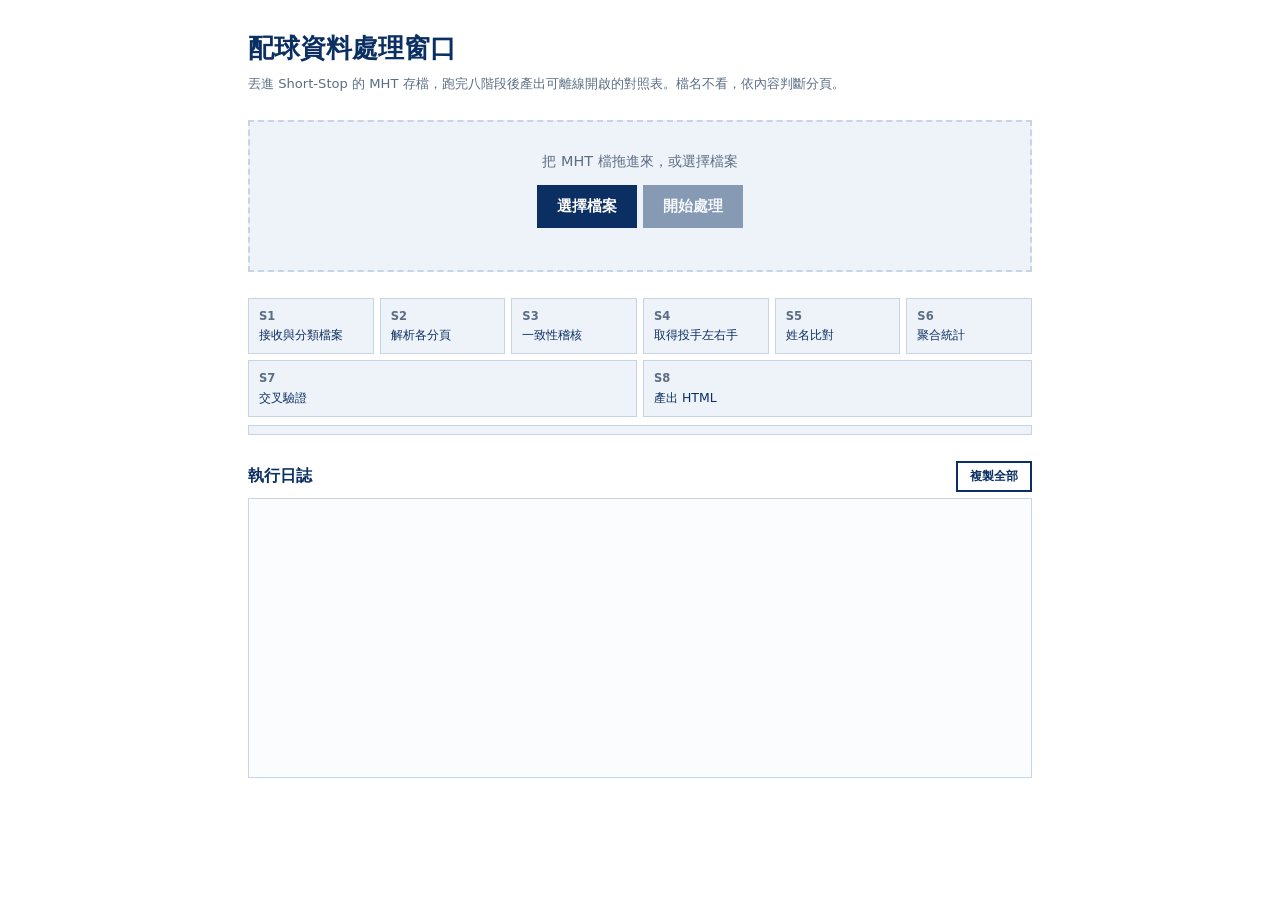
<file: web/index.html>
<!DOCTYPE html>
<html lang="zh-Hant">
<head>
<meta charset="utf-8">
<meta name="viewport" content="width=device-width, initial-scale=1">
<title>配球資料處理窗口</title>
<style>
/* 與產出網頁同一套配色，白底 + 紺 */
:root{
  --paper:#FFFFFF; --paper2:#EEF3F9; --rule:#C7D4E4;
  --ink:#0B2F62; --muted:#5B6E85; --navy:#0B2F62; --sky:#0090D4;
  --warn:#9B2C3B; --good:#1B7A4B;
}
*{box-sizing:border-box}
body{margin:0;background:var(--paper);color:var(--ink);
  font-family:"Hiragino Kaku Gothic ProN","Noto Sans TC","Yu Gothic",system-ui,sans-serif;
  line-height:1.6}
.wrap{max-width:820px;margin:0 auto;padding:28px clamp(10px,3vw,18px) 80px}
h1{font-size:1.6rem;margin:0 0 4px;font-weight:800}
.sub{color:var(--muted);font-size:.82rem;margin:0 0 26px}
.drop{border:2px dashed var(--rule);background:var(--paper2);padding:28px 18px;text-align:center}
.drop.over{border-color:var(--sky);background:#E3F1FA}
.drop p{margin:0 0 12px;font-size:.9rem;color:var(--muted)}
button{font-family:inherit;font-size:.92rem;font-weight:800;padding:10px 18px;
  border:2px solid var(--ink);background:var(--ink);color:#fff;cursor:pointer}
button[disabled]{opacity:.45;cursor:not-allowed}
.files{margin:14px 0 0;font-size:.82rem;color:var(--muted);list-style:none;padding:0}
.stages{display:flex;flex-wrap:wrap;gap:6px;margin:26px 0 8px}
.stage{flex:1 1 110px;border:1px solid var(--rule);background:var(--paper2);padding:8px 10px;font-size:.78rem}
.stage b{display:block;font-size:.72rem;color:var(--muted);font-weight:800}
.stage[data-state="running"]{border-color:var(--sky);background:#E3F1FA}
.stage[data-state="ok"]{border-color:var(--good);background:#E6F4EC}
.stage[data-state="failed"]{border-color:var(--warn);background:#F9E9EC;color:var(--warn)}
.barwrap{height:10px;border:1px solid var(--rule);background:var(--paper2);overflow:hidden}
.barwrap i{display:block;height:100%;width:0;background:var(--sky);transition:width .25s}
.result{margin:20px 0;padding:12px 14px;border-left:4px solid var(--rule);background:var(--paper2);font-size:.88rem}
.result.ok{border-color:var(--good)}
.result.bad{border-color:var(--warn);color:var(--warn)}
.logbar{display:flex;align-items:center;justify-content:space-between;margin:26px 0 6px}
.logbar h2{font-size:1rem;margin:0;font-weight:800}
.logbar button{padding:5px 12px;font-size:.78rem;background:var(--paper);color:var(--ink)}
#log{border:1px solid var(--rule);background:#FBFCFE;height:280px;overflow:auto;
  font-family:ui-monospace,Menlo,Consolas,monospace;font-size:.76rem;padding:8px 10px;white-space:pre-wrap}
#log .warn{color:#8A6100}
#log .error{color:var(--warn);font-weight:700}
</style>
</head>
<body>
<div class="wrap">
  <h1>配球資料處理窗口</h1>
  <p class="sub">丟進 Short-Stop 的 MHT 存檔，跑完八階段後產出可離線開啟的對照表。檔名不看，依內容判斷分頁。</p>

  <div class="drop" id="drop">
    <p>把 MHT 檔拖進來，或選擇檔案</p>
    <input type="file" id="picker" multiple accept=".mht,.mhtml" hidden>
    <button type="button" id="choose">選擇檔案</button>
    <button type="button" id="run" disabled>開始處理</button>
    <ul class="files" id="files"></ul>
  </div>

  <div class="stages" id="stages"></div>
  <div class="barwrap"><i id="bar"></i></div>

  <div class="result" id="result" hidden></div>

  <div class="logbar">
    <h2>執行日誌</h2>
    <button type="button" id="copy">複製全部</button>
  </div>
  <div id="log"></div>
</div>
<script src="app.js"></script>
</body>
</html>
</file>
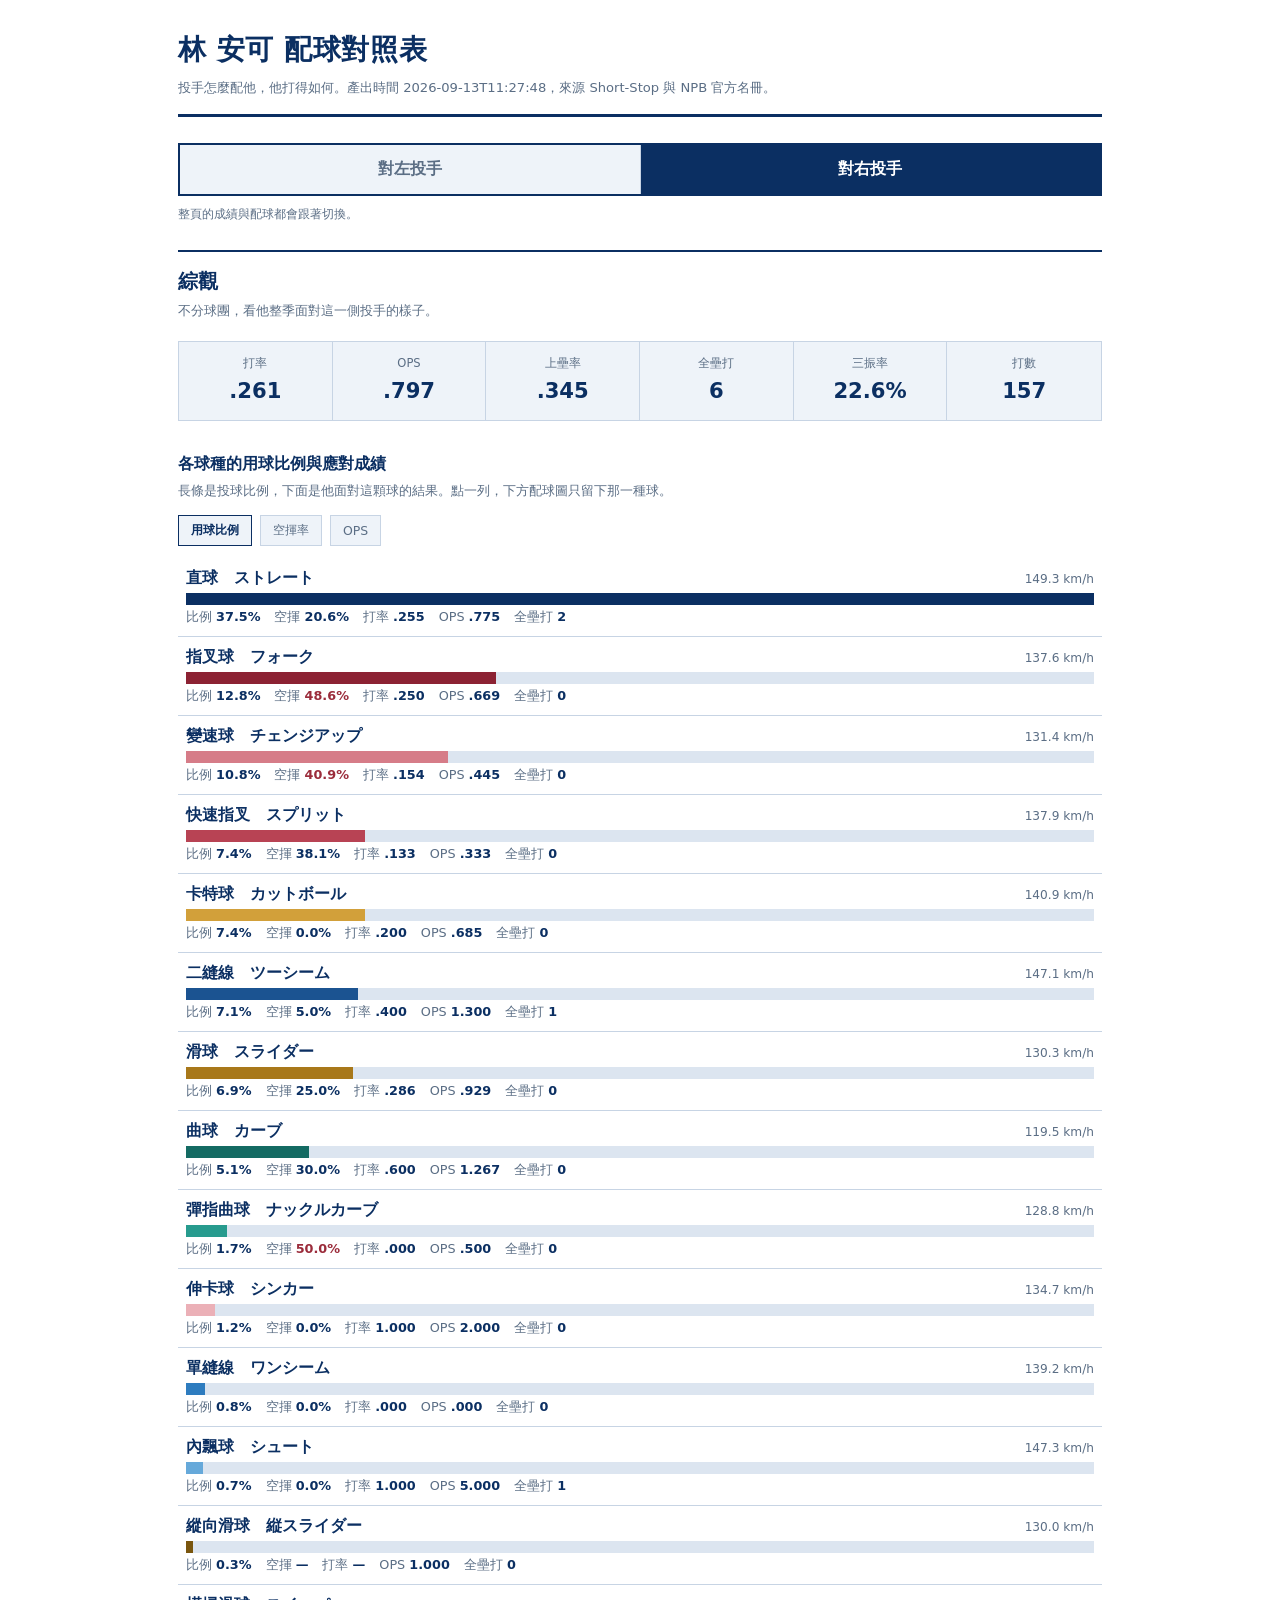
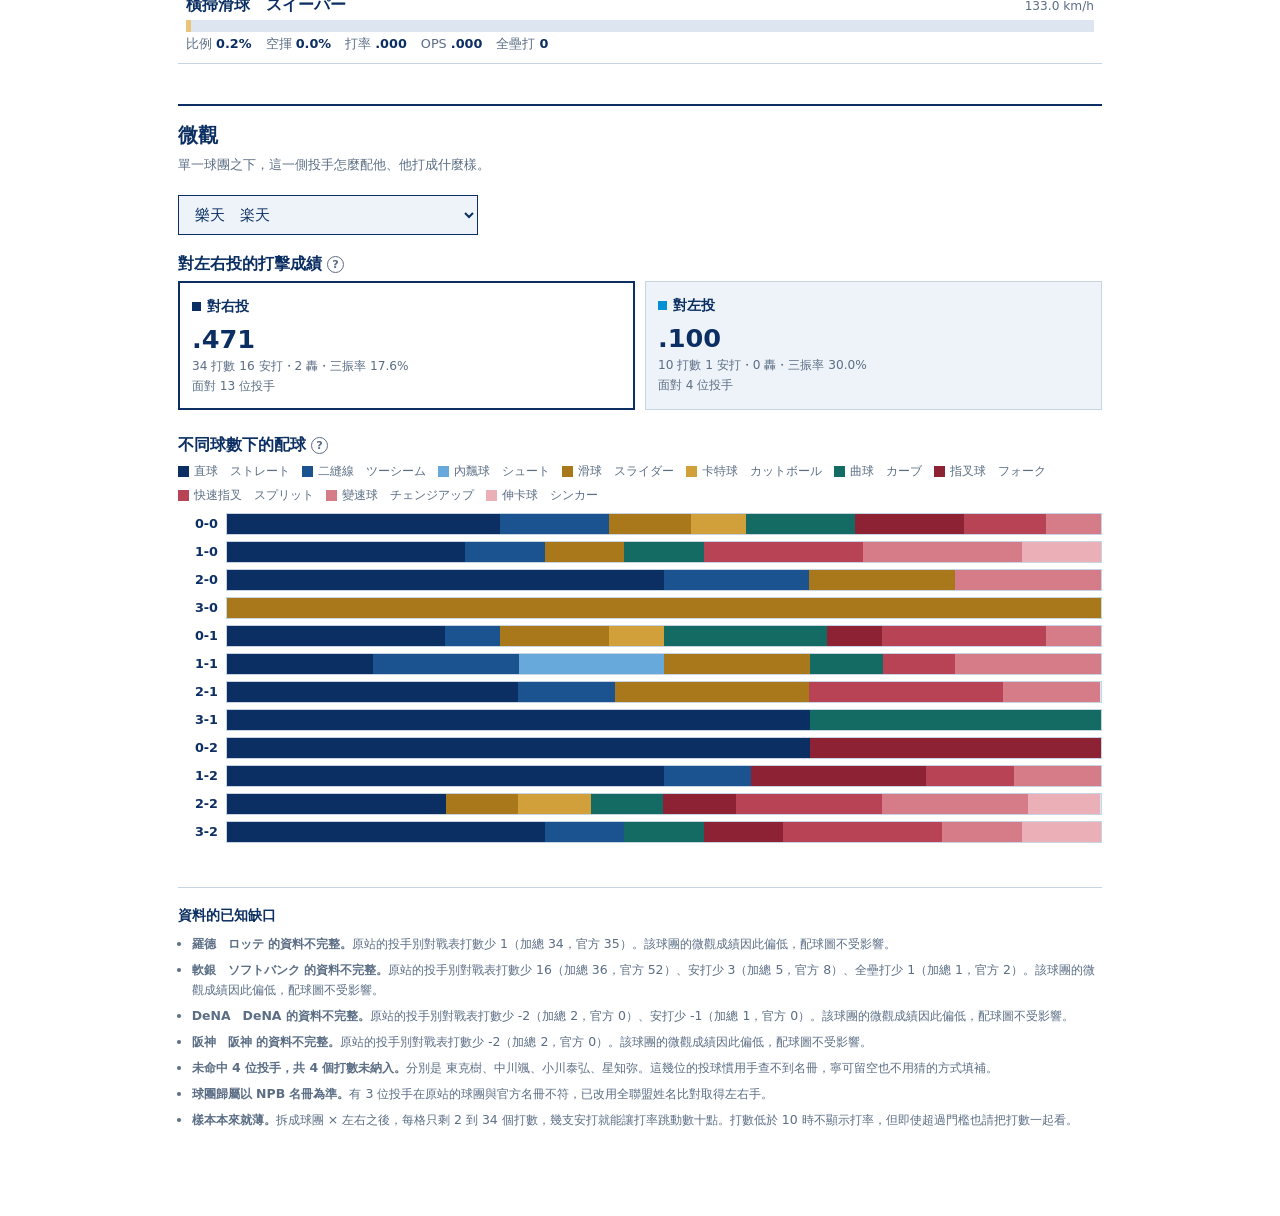
<file: out/report.html>
<!DOCTYPE html>
<html lang="zh-Hant">
<head>
<meta charset="utf-8">
<meta name="viewport" content="width=device-width, initial-scale=1">
<title>配球對照表</title>
<style>
/* 西武主場配色：白底球衣 + レジェンドブルー（紺）
   左右投分別用球團的兩代藍 — 現行紺與黃金期水色 */
:root{
  --paper:#FFFFFF;
  --paper2:#EEF3F9;
  --rule:#C7D4E4;
  --ink:#0B2F62;
  --muted:#5B6E85;
  --navy:#0B2F62;
  --sky:#0090D4;
  --warn:#9B2C3B;
}
*{box-sizing:border-box}
body{
  margin:0; background:var(--paper); color:var(--ink);
  font-family:"Hiragino Kaku Gothic ProN","Noto Sans TC","Yu Gothic",system-ui,sans-serif;
  font-variant-numeric:tabular-nums;
  line-height:1.6;
}
.wrap{max-width:960px;margin:0 auto;padding:28px clamp(10px,3vw,18px) 80px}

/* 頁首 */
.head{border-bottom:3px solid var(--navy);padding:0 0 16px;margin-bottom:26px}
.head h1{font-size:1.75rem;margin:0 0 4px;font-weight:800;letter-spacing:.02em}
.head .sub{color:var(--muted);font-size:.82rem;margin:0}

/* 左右投切換：實體開關的感覺 */
.switch{display:flex;border:2px solid var(--ink);margin:0 0 8px;overflow:hidden}
.switch button{
  flex:1;padding:14px 8px;border:0;background:var(--paper2);color:var(--muted);
  font-size:1rem;font-weight:800;cursor:pointer;font-family:inherit;
  border-right:1px solid var(--rule);transition:background .15s,color .15s;
}
.switch button:last-child{border-right:0}
.switch button[aria-pressed="true"]{color:#fff}
.switch button[data-hand="L"][aria-pressed="true"]{background:var(--sky)}
.switch button[data-hand="R"][aria-pressed="true"]{background:var(--navy)}
.switch button:focus-visible{outline:3px solid var(--ink);outline-offset:-6px}
.switch-note{color:var(--muted);font-size:.78rem;margin:0 0 26px}

/* 分層標題 */
.layer{border-top:2px solid var(--navy);padding-top:14px;margin-top:40px}
.layer:first-of-type{margin-top:0}
.layer h2{font-size:1.24rem;margin:0 0 2px;font-weight:800}
.layer .lead{color:var(--muted);font-size:.82rem;margin:0 0 20px}

h3{font-size:1.02rem;margin:0 0 4px;font-weight:800}
.note{color:var(--muted);font-size:.8rem;margin:0 0 14px}

/* 問號註記 */
.qm{
  display:inline-flex;align-items:center;justify-content:center;
  width:17px;height:17px;margin-left:5px;padding:0;vertical-align:1px;
  border:1px solid var(--muted);border-radius:50%;background:none;
  color:var(--muted);font-size:.7rem;font-weight:700;font-family:inherit;
  cursor:pointer;line-height:1;
}
.qm:hover,.qm[aria-expanded="true"]{background:var(--ink);border-color:var(--ink);color:#fff}
.qnote{
  display:none;margin:0 0 14px;padding:10px 12px;
  background:var(--paper2);border-left:3px solid var(--muted);
  font-size:.8rem;color:var(--muted);
}
.qnote.open{display:block}
.qnote strong{color:var(--ink)}

/* 成績摘要條 */
.totals{display:flex;flex-wrap:wrap;gap:0;border:1px solid var(--rule);background:var(--paper2);margin-bottom:30px}
.totals div{flex:1 1 88px;padding:12px 10px;border-right:1px solid var(--rule);text-align:center}
.totals div:last-child{border-right:0}
.totals dt{font-size:.72rem;color:var(--muted);margin:0}
.totals dd{margin:2px 0 0;font-size:1.32rem;font-weight:800}

/* 球種列表 */
.sortbar{display:flex;gap:8px;margin-bottom:12px;flex-wrap:wrap}
.sortbar button{
  border:1px solid var(--rule);background:var(--paper2);color:var(--muted);
  padding:6px 12px;font-size:.78rem;font-family:inherit;cursor:pointer;
}
.sortbar button[aria-pressed="true"]{border-color:var(--ink);color:var(--ink);font-weight:700}
.plist{list-style:none;margin:0;padding:0}
.prow{
  display:grid;grid-template-columns:1fr;gap:4px;
  padding:10px 8px;border-bottom:1px solid var(--rule);cursor:pointer;
  background:none;border-left:0;border-right:0;border-top:0;width:100%;
  font-family:inherit;text-align:left;color:inherit;
}
.prow:hover{background:var(--paper2)}
.prow[aria-pressed="true"]{background:var(--paper2);box-shadow:inset 4px 0 0 var(--ink)}
.prow .top{display:flex;align-items:baseline;gap:8px;flex-wrap:wrap}
.prow .name{font-weight:800;font-size:clamp(.88rem,3.4vw,.98rem);white-space:nowrap}
.prow .velo{color:var(--muted);font-size:.76rem;margin-left:auto;white-space:nowrap}
.bar{height:12px;background:#DCE5F0;position:relative}
.bar span{display:block;height:100%}
.stats{display:flex;gap:14px;font-size:.8rem;color:var(--muted);flex-wrap:wrap}
.stats b{color:var(--ink);font-weight:700}
.stats .hot{color:var(--warn)}

/* 微觀：球團選單與左右成績卡 */
.picker{margin-bottom:16px}
select{
  font-family:inherit;font-size:.95rem;padding:9px 12px;
  border:1px solid var(--ink);background:var(--paper2);color:var(--ink);width:100%;max-width:300px;
}
.cards{display:flex;gap:10px;margin-bottom:22px;flex-wrap:wrap}
.card{
  flex:1 1 160px;border:1px solid var(--rule);padding:12px;
  background:var(--paper2);
}
.card.on[data-hand="R"]{border:2px solid var(--navy);background:#fff}
.card.on[data-hand="L"]{border:2px solid var(--sky);background:#fff}
.card h4{margin:0 0 8px;font-size:.86rem;font-weight:800}
.card h4 .dot{display:inline-block;width:9px;height:9px;margin-right:6px}
.card .big{font-size:1.6rem;font-weight:800;line-height:1.1}
.card .sub{font-size:.76rem;color:var(--muted);margin-top:4px}
.card .thin{color:var(--warn);font-weight:700}

/* 球數配球圖 */
.counts{margin:0 0 10px}
.crow{display:flex;align-items:center;gap:8px;margin-bottom:6px}
.clabel{width:40px;font-size:.8rem;font-weight:800;text-align:right;flex:none}
.cbar{flex:1;display:flex;height:22px;border:1px solid var(--rule);background:#DCE5F0}
.cbar .seg{display:block;height:100%;border:0;padding:0;cursor:pointer;font-size:0;transition:opacity .15s}
.cbar .seg:focus-visible{outline:2px solid var(--ink);outline-offset:-2px;z-index:1}
.cbar.dim .seg:not(.on){opacity:.18}
.cbar.none{background:repeating-linear-gradient(45deg,#E4EBF4 0 5px,#D6E0EC 5px 10px)}
.crow.blank .clabel{color:var(--muted);font-weight:400}
.cbar em{font-style:normal;font-size:.72rem;color:var(--muted);align-self:center;padding-left:8px}
.legend{display:flex;flex-wrap:wrap;gap:4px 12px;font-size:.76rem;color:var(--muted);margin-bottom:8px}
.legend span{display:flex;align-items:center;gap:5px;white-space:nowrap;transition:opacity .15s}
.legend.dim span:not(.on){opacity:.25}
.legend span.on{color:var(--ink);font-weight:700}
.legend i{width:11px;height:11px;display:block;font-style:normal;flex:none}
.empty{color:var(--muted);font-size:.86rem;padding:16px 0}

/* 頁尾資料說明 */
.foot{margin-top:44px;border-top:1px solid var(--rule);padding-top:16px;color:var(--muted);font-size:.78rem}
.foot h3{font-size:.86rem;color:var(--ink);margin-bottom:8px}
.foot ul{margin:0;padding-left:1.1em}
.foot li{margin-bottom:6px}
@media (max-width:520px){.totals div{flex:1 1 33%}}
@media (prefers-reduced-motion:reduce){*{transition:none!important}}
</style>
</head>
<body>
<div class="wrap">

  <header class="head">
    <h1 id="title">配球對照表</h1>
    <p class="sub" id="subtitle"></p>
  </header>

  <div class="switch" role="group" aria-label="切換左投或右投">
    <button data-hand="L" aria-pressed="false">對左投手</button>
    <button data-hand="R" aria-pressed="true">對右投手</button>
  </div>
  <p class="switch-note">整頁的成績與配球都會跟著切換。</p>

  <section class="layer">
    <h2>綜觀</h2>
    <p class="lead">不分球團，看他整季面對這一側投手的樣子。</p>

    <dl class="totals" id="totals"></dl>

    <h3>各球種的用球比例與應對成績</h3>
    <p class="note">長條是投球比例，下面是他面對這顆球的結果。點一列，下方配球圖只留下那一種球。</p>
    <div class="sortbar" id="sortbar">
      <button data-sort="usage" aria-pressed="true">用球比例</button>
      <button data-sort="whiff" aria-pressed="false">空揮率</button>
      <button data-sort="ops" aria-pressed="false">OPS</button>
    </div>
    <ul class="plist" id="plist"></ul>
  </section>

  <section class="layer">
    <h2>微觀</h2>
    <p class="lead">單一球團之下，這一側投手怎麼配他、他打成什麼樣。</p>

    <div class="picker">
      <select id="team" aria-label="選擇球團"></select>
    </div>

    <h3>對左右投的打擊成績<button class="qm" data-note="n-micro" aria-expanded="false" aria-label="這組數據的來源與限制">?</button></h3>
    <div class="qnote" id="n-micro">
      <strong>這組數字是自行加總出來的，不是原站提供的。</strong>
      Short-Stop 只給整季的左右合計與球團合計，沒有兩者交叉。所以我把逐位投手的成績依 NPB 官方名冊的投球慣用手分組後加總。
      打數、安打、全壘打、三振可以精確相加，<strong>OPS 與上壘率不行</strong> —— 重算需要四壞球與二三壘打，那些欄位原站沒有，所以這裡沒有 OPS。
      <span id="cross-note"></span>
    </div>
    <div class="cards" id="cards"></div>

    <h3>不同球數下的配球<button class="qm" data-note="n-counts" aria-expanded="false" aria-label="配球圖的讀法">?</button></h3>
    <div class="qnote" id="n-counts">
      球數為日式寫法「壞球-好球」，所以 3-0 是三壞零好。球種一律照固定順序由左排到右，直球最左。
      點任一色塊會鎖定該球種，上方球種表同步高亮，再點一次解除。
      這張圖只顯示投了什麼，<strong>不含打擊結果</strong> —— 結果請看上面那兩張卡。
    </div>
    <div class="legend" id="legend"></div>
    <div class="counts" id="counts"></div>
  </section>

  <footer class="foot">
    <h3>資料的已知缺口</h3>
    <ul id="gaps"></ul>
  </footer>
</div>
<script>
const DATA = {"player": "林 安可", "generated_at": "2026-09-13T11:27:48", "min_ab": 10, "overview": {"R": {"ab": 141, "h": 38, "hr": 5, "so": 35, "pitchers": 59, "thin": false, "avg": ".270"}, "L": {"ab": 52, "h": 8, "hr": 2, "so": 18, "pitchers": 23, "thin": false, "avg": ".154"}}, "split_display": {"R": {"ops": ".797", "avg": ".261", "hr": "6", "obp": ".345", "k": "22.6%", "ab": "157", "h": "41"}, "L": {"ops": ".451", "avg": ".154", "hr": "2", "obp": ".182", "k": "32.7%", "ab": "52", "h": "8"}, "U": {"ops": ".000", "avg": ".000", "hr": "0", "obp": ".000", "k": "0.0%", "ab": "1", "h": "0"}}, "pitch_rows": {"対左投手": [{"pitch": "ストレート", "usage": 38.0, "velo": 146.4, "whiff": 12.1, "ops": 0.428, "avg": 0.111, "hr": 1}, {"pitch": "スライダー", "usage": 32.6, "velo": 129.1, "whiff": 57.6, "ops": 0.358, "avg": 0.158, "hr": 0}, {"pitch": "カットボール", "usage": 14.7, "velo": 135.8, "whiff": 27.3, "ops": 0.4, "avg": 0.2, "hr": 0}, {"pitch": "フォーク", "usage": 6.0, "velo": 133.6, "whiff": 71.4, "ops": 0.0, "avg": 0.0, "hr": 0}, {"pitch": "カーブ", "usage": 4.9, "velo": 122.2, "whiff": 50.0, "ops": null, "avg": null, "hr": 0}, {"pitch": "チェンジアップ", "usage": 1.6, "velo": 121.0, "whiff": 0.0, "ops": 2.5, "avg": 0.5, "hr": 1}, {"pitch": "スローカーブ", "usage": 0.5, "velo": 90.0, "whiff": null, "ops": null, "avg": null, "hr": 0}, {"pitch": "ツーシーム", "usage": 0.5, "velo": 140.0, "whiff": null, "ops": null, "avg": null, "hr": 0}, {"pitch": "スプリット", "usage": 0.5, "velo": 134.0, "whiff": 0.0, "ops": null, "avg": null, "hr": 0}, {"pitch": "ナックルカーブ", "usage": 0.5, "velo": 113.0, "whiff": null, "ops": null, "avg": null, "hr": 0}], "対右投手": [{"pitch": "ストレート", "usage": 37.5, "velo": 149.3, "whiff": 20.6, "ops": 0.775, "avg": 0.255, "hr": 2}, {"pitch": "フォーク", "usage": 12.8, "velo": 137.6, "whiff": 48.6, "ops": 0.669, "avg": 0.25, "hr": 0}, {"pitch": "チェンジアップ", "usage": 10.8, "velo": 131.4, "whiff": 40.9, "ops": 0.445, "avg": 0.154, "hr": 0}, {"pitch": "スプリット", "usage": 7.4, "velo": 137.9, "whiff": 38.1, "ops": 0.333, "avg": 0.133, "hr": 0}, {"pitch": "カットボール", "usage": 7.4, "velo": 140.9, "whiff": 0.0, "ops": 0.685, "avg": 0.2, "hr": 0}, {"pitch": "ツーシーム", "usage": 7.1, "velo": 147.1, "whiff": 5.0, "ops": 1.3, "avg": 0.4, "hr": 1}, {"pitch": "スライダー", "usage": 6.9, "velo": 130.3, "whiff": 25.0, "ops": 0.929, "avg": 0.286, "hr": 0}, {"pitch": "カーブ", "usage": 5.1, "velo": 119.5, "whiff": 30.0, "ops": 1.267, "avg": 0.6, "hr": 0}, {"pitch": "ナックルカーブ", "usage": 1.7, "velo": 128.8, "whiff": 50.0, "ops": 0.5, "avg": 0.0, "hr": 0}, {"pitch": "シンカー", "usage": 1.2, "velo": 134.7, "whiff": 0.0, "ops": 2.0, "avg": 1.0, "hr": 0}, {"pitch": "ワンシーム", "usage": 0.8, "velo": 139.2, "whiff": 0.0, "ops": 0.0, "avg": 0.0, "hr": 0}, {"pitch": "シュート", "usage": 0.7, "velo": 147.3, "whiff": 0.0, "ops": 5.0, "avg": 1.0, "hr": 1}, {"pitch": "縦スライダー", "usage": 0.3, "velo": 130.0, "whiff": null, "ops": 1.0, "avg": null, "hr": 0}, {"pitch": "スイーパー", "usage": 0.2, "velo": 133.0, "whiff": 0.0, "ops": 0.0, "avg": 0.0, "hr": 0}]}, "teams": {"楽天": {"R": {"ab": 34, "h": 16, "hr": 2, "so": 6, "pitchers": 13, "fallback": 0, "thin": false, "avg": ".471"}, "L": {"ab": 10, "h": 1, "hr": 0, "so": 3, "pitchers": 4, "fallback": 0, "thin": false, "avg": ".100"}}, "日本ハム": {"R": {"ab": 31, "h": 6, "hr": 2, "so": 8, "pitchers": 10, "fallback": 0, "thin": false, "avg": ".194"}, "L": {"ab": 12, "h": 3, "hr": 1, "so": 3, "pitchers": 6, "fallback": 0, "thin": false, "avg": ".250"}}, "オリックス": {"R": {"ab": 28, "h": 9, "hr": 0, "so": 9, "pitchers": 13, "fallback": 0, "thin": false, "avg": ".321"}, "L": {"ab": 6, "h": 2, "hr": 0, "so": 3, "pitchers": 3, "fallback": 0, "thin": true, "avg": null}}, "ロッテ": {"L": {"ab": 17, "h": 2, "hr": 1, "so": 5, "pitchers": 7, "fallback": 0, "thin": false, "avg": ".118"}, "R": {"ab": 17, "h": 2, "hr": 0, "so": 3, "pitchers": 8, "fallback": 0, "thin": false, "avg": ".118"}}, "ソフトバンク": {"R": {"ab": 29, "h": 5, "hr": 1, "so": 8, "pitchers": 12, "fallback": 0, "thin": false, "avg": ".172"}, "L": {"ab": 7, "h": 0, "hr": 0, "so": 4, "pitchers": 3, "fallback": 0, "thin": true, "avg": null}}, "DeNA": {"R": {"ab": 0, "h": 0, "hr": 0, "so": 0, "pitchers": 1, "fallback": 1, "thin": true, "avg": null}}, "阪神": {"R": {"ab": 2, "h": 0, "hr": 0, "so": 1, "pitchers": 2, "fallback": 2, "thin": true, "avg": null}}}, "unmatched": [{"team": "DeNA", "name": "東 克樹", "ab": 2}, {"team": "DeNA", "name": "中川 颯", "ab": 0}, {"team": "ヤクルト", "name": "小川 泰弘", "ab": 1}, {"team": "ヤクルト", "name": "星 知弥", "ab": 1}], "audit": [{"team": "ロッテ", "field": "ab", "parsed": 34, "official": 35, "diff": 1}, {"team": "ソフトバンク", "field": "ab", "parsed": 36, "official": 52, "diff": 16}, {"team": "ソフトバンク", "field": "h", "parsed": 5, "official": 8, "diff": 3}, {"team": "ソフトバンク", "field": "hr", "parsed": 1, "official": 2, "diff": 1}, {"team": "DeNA", "field": "ab", "parsed": 2, "official": 0, "diff": -2}, {"team": "DeNA", "field": "h", "parsed": 1, "official": 0, "diff": -1}, {"team": "阪神", "field": "ab", "parsed": 2, "official": 0, "diff": -2}], "cross": {"L": {"parsed_ab": 52, "parsed_h": 8, "official_ab": 52, "official_h": 8, "match": true}, "R": {"parsed_ab": 141, "parsed_h": 38, "official_ab": 157, "official_h": 41, "match": false}}, "mix": {"ソフトバンク": {"合計": [{"count": "0-0", "mix": {"ストレート": 44.2, "チェンジアップ": 16.3, "スライダー": 14.0, "フォーク": 9.3, "スプリット": 4.7, "カットボール": 4.7, "ワンシーム": 2.3, "シュート": 2.3, "カーブ": 2.3}}, {"count": "1-0", "mix": {"ストレート": 50.0, "スライダー": 16.7, "フォーク": 16.7, "カーブ": 8.3, "チェンジアップ": 8.3}}, {"count": "2-0", "mix": {"カーブ": 20.0, "スライダー": 20.0, "ワンシーム": 20.0, "チェンジアップ": 20.0, "ストレート": 20.0}}, {"count": "3-0", "mix": {"スライダー": 50.0, "ワンシーム": 50.0}}, {"count": "0-1", "mix": {"ストレート": 44.0, "スライダー": 20.0, "フォーク": 12.0, "チェンジアップ": 8.0, "カットボール": 4.0, "ワンシーム": 4.0, "カーブ": 4.0, "シュート": 4.0}}, {"count": "1-1", "mix": {"スライダー": 23.5, "ストレート": 17.6, "チェンジアップ": 17.6, "スプリット": 11.8, "フォーク": 11.8, "カットボール": 11.8, "ワンシーム": 5.9}}, {"count": "2-1", "mix": {"ストレート": 50.0, "カットボール": 33.3, "スライダー": 16.7}}, {"count": "3-1", "mix": {"チェンジアップ": 50.0, "ストレート": 50.0}}, {"count": "0-2", "mix": {"ストレート": 71.4, "フォーク": 14.3, "チェンジアップ": 7.1, "スプリット": 7.1}}, {"count": "1-2", "mix": {"ストレート": 47.1, "フォーク": 23.5, "スライダー": 11.8, "スプリット": 5.9, "カットボール": 5.9, "チェンジアップ": 5.9}}, {"count": "2-2", "mix": {"フォーク": 30.8, "ストレート": 30.8, "スライダー": 7.7, "スプリット": 7.7, "カットボール": 7.7, "カーブ": 7.7, "チェンジアップ": 7.7}}, {"count": "3-2", "mix": {"フォーク": 42.9, "カットボール": 28.6, "スライダー": 14.3, "ストレート": 14.3}}], "対右投手": [{"count": "0-0", "mix": {"ストレート": 43.2, "チェンジアップ": 18.9, "フォーク": 10.8, "スライダー": 10.8, "スプリット": 5.4, "カットボール": 5.4, "ワンシーム": 2.7, "シュート": 2.7}}, {"count": "1-0", "mix": {"ストレート": 50.0, "フォーク": 20.0, "カーブ": 10.0, "チェンジアップ": 10.0, "スライダー": 10.0}}, {"count": "2-0", "mix": {"カーブ": 20.0, "スライダー": 20.0, "ワンシーム": 20.0, "チェンジアップ": 20.0, "ストレート": 20.0}}, {"count": "3-0", "mix": {"スライダー": 50.0, "ワンシーム": 50.0}}, {"count": "0-1", "mix": {"ストレート": 42.9, "スライダー": 19.0, "チェンジアップ": 9.5, "フォーク": 9.5, "カットボール": 4.8, "ワンシーム": 4.8, "カーブ": 4.8, "シュート": 4.8}}, {"count": "1-1", "mix": {"チェンジアップ": 21.4, "ストレート": 14.3, "スライダー": 14.3, "スプリット": 14.3, "フォーク": 14.3, "カットボール": 14.3, "ワンシーム": 7.1}}, {"count": "2-1", "mix": {"ストレート": 50.0, "カットボール": 25.0, "スライダー": 25.0}}, {"count": "3-1", "mix": {"チェンジアップ": 50.0, "ストレート": 50.0}}, {"count": "0-2", "mix": {"ストレート": 72.7, "チェンジアップ": 9.1, "スプリット": 9.1, "フォーク": 9.1}}, {"count": "1-2", "mix": {"ストレート": 46.7, "フォーク": 26.7, "スプリット": 6.7, "スライダー": 6.7, "カットボール": 6.7, "チェンジアップ": 6.7}}, {"count": "2-2", "mix": {"フォーク": 27.3, "ストレート": 27.3, "スライダー": 9.1, "スプリット": 9.1, "カットボール": 9.1, "カーブ": 9.1, "チェンジアップ": 9.1}}, {"count": "3-2", "mix": {"フォーク": 50.0, "カットボール": 33.3, "ストレート": 16.7}}], "対左投手": [{"count": "0-0", "mix": {"ストレート": 50.0, "スライダー": 33.3, "カーブ": 16.7}}, {"count": "1-0", "mix": {"スライダー": 50.0, "ストレート": 50.0}}, {"count": "2-0", "mix": {}}, {"count": "3-0", "mix": {}}, {"count": "0-1", "mix": {"ストレート": 50.0, "スライダー": 25.0, "フォーク": 25.0}}, {"count": "1-1", "mix": {"スライダー": 66.7, "ストレート": 33.3}}, {"count": "2-1", "mix": {"カットボール": 50.0, "ストレート": 50.0}}, {"count": "3-1", "mix": {}}, {"count": "0-2", "mix": {"ストレート": 66.7, "フォーク": 33.3}}, {"count": "1-2", "mix": {"ストレート": 50.0, "スライダー": 50.0}}, {"count": "2-2", "mix": {"ストレート": 50.0, "フォーク": 50.0}}, {"count": "3-2", "mix": {"スライダー": 100.0}}]}, "オリックス": {"合計": [{"count": "0-0", "mix": {"ストレート": 30.0, "カットボール": 15.0, "チェンジアップ": 10.0, "ツーシーム": 10.0, "ナックルカーブ": 10.0, "スライダー": 7.5, "カーブ": 5.0, "スプリット": 5.0, "フォーク": 5.0, "スローカーブ": 2.5}}, {"count": "1-0", "mix": {"ストレート": 38.9, "ツーシーム": 22.2, "スプリット": 11.1, "スライダー": 5.6, "チェンジアップ": 5.6, "シンカー": 5.6, "カットボール": 5.6, "カーブ": 5.6}}, {"count": "2-0", "mix": {"ストレート": 50.0, "ツーシーム": 16.7, "縦スライダー": 8.3, "シンカー": 8.3, "スライダー": 8.3, "スプリット": 8.3}}, {"count": "3-0", "mix": {"ストレート": 50.0, "縦スライダー": 25.0, "ツーシーム": 25.0}}, {"count": "0-1", "mix": {"ストレート": 27.8, "ツーシーム": 27.8, "スライダー": 16.7, "カットボール": 5.6, "ナックルカーブ": 5.6, "フォーク": 5.6, "シンカー": 5.6, "チェンジアップ": 5.6}}, {"count": "1-1", "mix": {"ストレート": 35.7, "ツーシーム": 14.3, "チェンジアップ": 14.3, "ナックルカーブ": 14.3, "スプリット": 7.1, "カーブ": 7.1, "カットボール": 7.1}}, {"count": "2-1", "mix": {"ツーシーム": 41.7, "ストレート": 41.7, "カットボール": 16.7}}, {"count": "3-1", "mix": {"ツーシーム": 33.3, "ストレート": 33.3, "カットボール": 33.3}}, {"count": "0-2", "mix": {"ストレート": 27.3, "チェンジアップ": 18.2, "カットボール": 18.2, "ナックルカーブ": 9.1, "スライダー": 9.1, "フォーク": 9.1, "ツーシーム": 9.1}}, {"count": "1-2", "mix": {"ストレート": 30.0, "チェンジアップ": 30.0, "スプリット": 20.0, "スライダー": 10.0, "フォーク": 10.0}}, {"count": "2-2", "mix": {"ストレート": 40.0, "チェンジアップ": 20.0, "フォーク": 20.0, "スライダー": 10.0, "ナックルカーブ": 10.0}}, {"count": "3-2", "mix": {"ツーシーム": 33.3, "スライダー": 33.3, "スプリット": 16.7, "ストレート": 16.7}}], "対右投手": [{"count": "0-0", "mix": {"ストレート": 32.4, "カットボール": 14.7, "チェンジアップ": 11.8, "ツーシーム": 11.8, "ナックルカーブ": 11.8, "カーブ": 5.9, "スプリット": 5.9, "フォーク": 5.9}}, {"count": "1-0", "mix": {"ストレート": 38.9, "ツーシーム": 22.2, "スプリット": 11.1, "スライダー": 5.6, "チェンジアップ": 5.6, "シンカー": 5.6, "カットボール": 5.6, "カーブ": 5.6}}, {"count": "2-0", "mix": {"ストレート": 50.0, "ツーシーム": 16.7, "縦スライダー": 8.3, "シンカー": 8.3, "スライダー": 8.3, "スプリット": 8.3}}, {"count": "3-0", "mix": {"ストレート": 50.0, "縦スライダー": 25.0, "ツーシーム": 25.0}}, {"count": "0-1", "mix": {"ツーシーム": 38.5, "ストレート": 30.8, "ナックルカーブ": 7.7, "フォーク": 7.7, "シンカー": 7.7, "チェンジアップ": 7.7}}, {"count": "1-1", "mix": {"ストレート": 25.0, "ツーシーム": 16.7, "チェンジアップ": 16.7, "ナックルカーブ": 16.7, "スプリット": 8.3, "カーブ": 8.3, "カットボール": 8.3}}, {"count": "2-1", "mix": {"ツーシーム": 41.7, "ストレート": 41.7, "カットボール": 16.7}}, {"count": "3-1", "mix": {"ツーシーム": 33.3, "ストレート": 33.3, "カットボール": 33.3}}, {"count": "0-2", "mix": {"ストレート": 42.9, "チェンジアップ": 28.6, "ナックルカーブ": 14.3, "ツーシーム": 14.3}}, {"count": "1-2", "mix": {"チェンジアップ": 42.9, "スプリット": 28.6, "ストレート": 14.3, "フォーク": 14.3}}, {"count": "2-2", "mix": {"ストレート": 37.5, "チェンジアップ": 25.0, "フォーク": 25.0, "ナックルカーブ": 12.5}}, {"count": "3-2", "mix": {"ツーシーム": 40.0, "スプリット": 20.0, "ストレート": 20.0, "スライダー": 20.0}}], "対左投手": [{"count": "0-0", "mix": {"スライダー": 50.0, "ストレート": 16.7, "スローカーブ": 16.7, "カットボール": 16.7}}, {"count": "1-0", "mix": {}}, {"count": "2-0", "mix": {}}, {"count": "3-0", "mix": {}}, {"count": "0-1", "mix": {"スライダー": 60.0, "ストレート": 20.0, "カットボール": 20.0}}, {"count": "1-1", "mix": {"ストレート": 100.0}}, {"count": "2-1", "mix": {}}, {"count": "3-1", "mix": {}}, {"count": "0-2", "mix": {"カットボール": 50.0, "スライダー": 25.0, "フォーク": 25.0}}, {"count": "1-2", "mix": {"ストレート": 66.7, "スライダー": 33.3}}, {"count": "2-2", "mix": {"スライダー": 50.0, "ストレート": 50.0}}, {"count": "3-2", "mix": {"スライダー": 100.0}}]}, "楽天": {"合計": [{"count": "0-0", "mix": {"ストレート": 35.7, "カーブ": 11.9, "スライダー": 11.9, "カットボール": 9.5, "フォーク": 9.5, "ツーシーム": 9.5, "スプリット": 7.1, "チェンジアップ": 4.8}}, {"count": "1-0", "mix": {"ストレート": 26.7, "スライダー": 20.0, "スプリット": 13.3, "チェンジアップ": 13.3, "シンカー": 6.7, "ツーシーム": 6.7, "カットボール": 6.7, "カーブ": 6.7}}, {"count": "2-0", "mix": {"ストレート": 42.9, "スライダー": 14.3, "ツーシーム": 14.3, "チェンジアップ": 14.3, "カットボール": 14.3}}, {"count": "3-0", "mix": {"スライダー": 100.0}}, {"count": "0-1", "mix": {"ストレート": 30.0, "カーブ": 20.0, "スプリット": 15.0, "スライダー": 15.0, "カットボール": 5.0, "フォーク": 5.0, "ツーシーム": 5.0, "チェンジアップ": 5.0}}, {"count": "1-1", "mix": {"ストレート": 31.3, "チェンジアップ": 12.5, "スライダー": 12.5, "シュート": 12.5, "ツーシーム": 12.5, "カーブ": 6.3, "スプリット": 6.3, "カットボール": 6.3}}, {"count": "2-1", "mix": {"ストレート": 33.3, "スライダー": 25.0, "スプリット": 16.7, "ツーシーム": 8.3, "チェンジアップ": 8.3, "カットボール": 8.3}}, {"count": "3-1", "mix": {"ストレート": 66.7, "カーブ": 33.3}}, {"count": "0-2", "mix": {"ストレート": 57.1, "フォーク": 28.6, "スライダー": 14.3}}, {"count": "1-2", "mix": {"ストレート": 50.0, "フォーク": 16.7, "スプリット": 8.3, "スライダー": 8.3, "ツーシーム": 8.3, "チェンジアップ": 8.3}}, {"count": "2-2", "mix": {"ストレート": 26.7, "スライダー": 20.0, "スプリット": 13.3, "チェンジアップ": 13.3, "カットボール": 6.7, "シンカー": 6.7, "カーブ": 6.7, "フォーク": 6.7}}, {"count": "3-2", "mix": {"ストレート": 36.4, "スプリット": 18.2, "カーブ": 9.1, "シンカー": 9.1, "フォーク": 9.1, "ツーシーム": 9.1, "チェンジアップ": 9.1}}], "対右投手": [{"count": "0-0", "mix": {"ストレート": 31.3, "カーブ": 12.5, "フォーク": 12.5, "ツーシーム": 12.5, "スプリット": 9.4, "スライダー": 9.4, "カットボール": 6.3, "チェンジアップ": 6.3}}, {"count": "1-0", "mix": {"ストレート": 27.3, "スプリット": 18.2, "チェンジアップ": 18.2, "シンカー": 9.1, "スライダー": 9.1, "ツーシーム": 9.1, "カーブ": 9.1}}, {"count": "2-0", "mix": {"ストレート": 50.0, "スライダー": 16.7, "ツーシーム": 16.7, "チェンジアップ": 16.7}}, {"count": "3-0", "mix": {"スライダー": 100.0}}, {"count": "0-1", "mix": {"ストレート": 25.0, "スプリット": 18.8, "カーブ": 18.8, "スライダー": 12.5, "カットボール": 6.3, "フォーク": 6.3, "ツーシーム": 6.3, "チェンジアップ": 6.3}}, {"count": "1-1", "mix": {"ストレート": 16.7, "チェンジアップ": 16.7, "スライダー": 16.7, "シュート": 16.7, "ツーシーム": 16.7, "カーブ": 8.3, "スプリット": 8.3}}, {"count": "2-1", "mix": {"ストレート": 33.3, "スライダー": 22.2, "スプリット": 22.2, "ツーシーム": 11.1, "チェンジアップ": 11.1}}, {"count": "3-1", "mix": {"ストレート": 66.7, "カーブ": 33.3}}, {"count": "0-2", "mix": {"ストレート": 66.7, "フォーク": 33.3}}, {"count": "1-2", "mix": {"ストレート": 50.0, "フォーク": 20.0, "スプリット": 10.0, "ツーシーム": 10.0, "チェンジアップ": 10.0}}, {"count": "2-2", "mix": {"ストレート": 25.0, "スプリット": 16.7, "チェンジアップ": 16.7, "カットボール": 8.3, "シンカー": 8.3, "カーブ": 8.3, "フォーク": 8.3, "スライダー": 8.3}}, {"count": "3-2", "mix": {"ストレート": 36.4, "スプリット": 18.2, "カーブ": 9.1, "シンカー": 9.1, "フォーク": 9.1, "ツーシーム": 9.1, "チェンジアップ": 9.1}}], "対左投手": [{"count": "0-0", "mix": {"ストレート": 50.0, "カットボール": 20.0, "スライダー": 20.0, "カーブ": 10.0}}, {"count": "1-0", "mix": {"スライダー": 50.0, "カットボール": 25.0, "ストレート": 25.0}}, {"count": "2-0", "mix": {"カットボール": 100.0}}, {"count": "3-0", "mix": {}}, {"count": "0-1", "mix": {"ストレート": 50.0, "カーブ": 25.0, "スライダー": 25.0}}, {"count": "1-1", "mix": {"ストレート": 75.0, "カットボール": 25.0}}, {"count": "2-1", "mix": {"スライダー": 33.3, "カットボール": 33.3, "ストレート": 33.3}}, {"count": "3-1", "mix": {}}, {"count": "0-2", "mix": {"スライダー": 100.0}}, {"count": "1-2", "mix": {"ストレート": 50.0, "スライダー": 50.0}}, {"count": "2-2", "mix": {"スライダー": 66.7, "ストレート": 33.3}}, {"count": "3-2", "mix": {}}]}, "日本ハム": {"合計": [{"count": "0-0", "mix": {"ストレート": 40.5, "カットボール": 18.9, "フォーク": 10.8, "スプリット": 8.1, "チェンジアップ": 8.1, "カーブ": 5.4, "スライダー": 5.4, "スイーパー": 2.7}}, {"count": "1-0", "mix": {"ストレート": 25.0, "カットボール": 25.0, "フォーク": 18.8, "スライダー": 12.5, "ツーシーム": 6.3, "チェンジアップ": 6.3, "カーブ": 6.3}}, {"count": "2-0", "mix": {"カットボール": 66.7, "チェンジアップ": 33.3}}, {"count": "3-0", "mix": {"ストレート": 100.0}}, {"count": "0-1", "mix": {"ストレート": 41.2, "スライダー": 23.5, "カーブ": 11.8, "チェンジアップ": 11.8, "カットボール": 5.9, "フォーク": 5.9}}, {"count": "1-1", "mix": {"フォーク": 35.3, "カットボール": 23.5, "カーブ": 17.6, "ストレート": 11.8, "ツーシーム": 5.9, "スライダー": 5.9}}, {"count": "2-1", "mix": {"カットボール": 25.0, "ストレート": 25.0, "フォーク": 25.0, "ツーシーム": 12.5, "スライダー": 12.5}}, {"count": "3-1", "mix": {"カットボール": 100.0}}, {"count": "0-2", "mix": {"ストレート": 50.0, "スライダー": 25.0, "フォーク": 25.0}}, {"count": "1-2", "mix": {"フォーク": 38.9, "ストレート": 38.9, "スプリット": 22.2}}, {"count": "2-2", "mix": {"ストレート": 40.0, "フォーク": 20.0, "カットボール": 10.0, "チェンジアップ": 10.0, "スライダー": 10.0, "スプリット": 10.0}}, {"count": "3-2", "mix": {"カットボール": 60.0, "フォーク": 20.0, "ストレート": 20.0}}], "対右投手": [{"count": "0-0", "mix": {"ストレート": 46.2, "フォーク": 11.5, "スプリット": 11.5, "カーブ": 7.7, "チェンジアップ": 7.7, "カットボール": 7.7, "スイーパー": 3.8, "スライダー": 3.8}}, {"count": "1-0", "mix": {"カットボール": 30.8, "フォーク": 23.1, "ストレート": 23.1, "スライダー": 7.7, "ツーシーム": 7.7, "カーブ": 7.7}}, {"count": "2-0", "mix": {"カットボール": 66.7, "チェンジアップ": 33.3}}, {"count": "3-0", "mix": {"ストレート": 100.0}}, {"count": "0-1", "mix": {"ストレート": 54.5, "カーブ": 18.2, "チェンジアップ": 18.2, "カットボール": 9.1}}, {"count": "1-1", "mix": {"フォーク": 46.2, "カットボール": 23.1, "カーブ": 23.1, "ストレート": 7.7}}, {"count": "2-1", "mix": {"フォーク": 40.0, "ストレート": 20.0, "ツーシーム": 20.0, "スライダー": 20.0}}, {"count": "3-1", "mix": {"カットボール": 100.0}}, {"count": "0-2", "mix": {"ストレート": 100.0}}, {"count": "1-2", "mix": {"フォーク": 46.7, "ストレート": 33.3, "スプリット": 20.0}}, {"count": "2-2", "mix": {"ストレート": 50.0, "スプリット": 25.0, "フォーク": 25.0}}, {"count": "3-2", "mix": {"カットボール": 50.0, "フォーク": 25.0, "ストレート": 25.0}}], "対左投手": [{"count": "0-0", "mix": {"カットボール": 45.5, "ストレート": 27.3, "スライダー": 9.1, "フォーク": 9.1, "チェンジアップ": 9.1}}, {"count": "1-0", "mix": {"ストレート": 33.3, "スライダー": 33.3, "チェンジアップ": 33.3}}, {"count": "2-0", "mix": {}}, {"count": "3-0", "mix": {}}, {"count": "0-1", "mix": {"スライダー": 66.7, "フォーク": 16.7, "ストレート": 16.7}}, {"count": "1-1", "mix": {"ツーシーム": 25.0, "カットボール": 25.0, "スライダー": 25.0, "ストレート": 25.0}}, {"count": "2-1", "mix": {"カットボール": 66.7, "ストレート": 33.3}}, {"count": "3-1", "mix": {}}, {"count": "0-2", "mix": {"スライダー": 50.0, "フォーク": 50.0}}, {"count": "1-2", "mix": {"ストレート": 66.7, "スプリット": 33.3}}, {"count": "2-2", "mix": {"ストレート": 33.3, "カットボール": 16.7, "フォーク": 16.7, "チェンジアップ": 16.7, "スライダー": 16.7}}, {"count": "3-2", "mix": {"カットボール": 100.0}}]}, "ロッテ": {"合計": [{"count": "0-0", "mix": {"ストレート": 66.7, "チェンジアップ": 14.8, "スライダー": 11.1, "カーブ": 7.4}}, {"count": "1-0", "mix": {"チェンジアップ": 27.3, "ストレート": 27.3, "カットボール": 27.3, "フォーク": 18.2}}, {"count": "2-0", "mix": {"カットボール": 66.7, "ストレート": 33.3}}, {"count": "3-0", "mix": {"ストレート": 100.0}}, {"count": "0-1", "mix": {"ストレート": 40.0, "フォーク": 20.0, "スライダー": 13.3, "カーブ": 6.7, "チェンジアップ": 6.7, "スプリット": 6.7, "ナックルカーブ": 6.7}}, {"count": "1-1", "mix": {"ストレート": 62.5, "フォーク": 12.5, "カーブ": 12.5, "シンカー": 12.5}}, {"count": "2-1", "mix": {"ストレート": 66.7, "チェンジアップ": 16.7, "カットボール": 16.7}}, {"count": "3-1", "mix": {"ストレート": 66.7, "チェンジアップ": 33.3}}, {"count": "0-2", "mix": {"ストレート": 33.3, "スプリット": 22.2, "フォーク": 11.1, "カーブ": 11.1, "スライダー": 11.1, "ナックルカーブ": 11.1}}, {"count": "1-2", "mix": {"ストレート": 50.0, "カットボール": 16.7, "スプリット": 16.7, "スライダー": 16.7}}, {"count": "2-2", "mix": {"ストレート": 20.0, "フォーク": 20.0, "スプリット": 20.0, "チェンジアップ": 20.0, "スライダー": 20.0}}, {"count": "3-2", "mix": {"カットボール": 100.0}}], "対右投手": [{"count": "0-0", "mix": {"ストレート": 72.2, "チェンジアップ": 22.2, "スライダー": 5.6}}, {"count": "1-0", "mix": {"チェンジアップ": 42.9, "フォーク": 28.6, "カットボール": 14.3, "ストレート": 14.3}}, {"count": "2-0", "mix": {"ストレート": 50.0, "カットボール": 50.0}}, {"count": "3-0", "mix": {"ストレート": 100.0}}, {"count": "0-1", "mix": {"ストレート": 50.0, "フォーク": 20.0, "カーブ": 10.0, "チェンジアップ": 10.0, "スプリット": 10.0}}, {"count": "1-1", "mix": {"ストレート": 60.0, "フォーク": 20.0, "シンカー": 20.0}}, {"count": "2-1", "mix": {"ストレート": 50.0, "チェンジアップ": 25.0, "カットボール": 25.0}}, {"count": "3-1", "mix": {"ストレート": 66.7, "チェンジアップ": 33.3}}, {"count": "0-2", "mix": {"ストレート": 42.9, "スプリット": 28.6, "カーブ": 14.3, "ナックルカーブ": 14.3}}, {"count": "1-2", "mix": {"ストレート": 66.7, "スプリット": 33.3}}, {"count": "2-2", "mix": {"ストレート": 25.0, "フォーク": 25.0, "スプリット": 25.0, "チェンジアップ": 25.0}}, {"count": "3-2", "mix": {"カットボール": 100.0}}], "対左投手": [{"count": "0-0", "mix": {"ストレート": 55.6, "スライダー": 22.2, "カーブ": 22.2}}, {"count": "1-0", "mix": {"ストレート": 50.0, "カットボール": 50.0}}, {"count": "2-0", "mix": {"カットボール": 100.0}}, {"count": "3-0", "mix": {}}, {"count": "0-1", "mix": {"スライダー": 40.0, "フォーク": 20.0, "ストレート": 20.0, "ナックルカーブ": 20.0}}, {"count": "1-1", "mix": {"ストレート": 66.7, "カーブ": 33.3}}, {"count": "2-1", "mix": {"ストレート": 100.0}}, {"count": "3-1", "mix": {}}, {"count": "0-2", "mix": {"フォーク": 50.0, "スライダー": 50.0}}, {"count": "1-2", "mix": {"ストレート": 33.3, "カットボール": 33.3, "スライダー": 33.3}}, {"count": "2-2", "mix": {"スライダー": 100.0}}, {"count": "3-2", "mix": {}}]}, "ヤクルト": {"合計": [{"count": "0-0", "mix": {"フォーク": 100.0}}, {"count": "1-0", "mix": {"フォーク": 100.0}}, {"count": "2-0", "mix": {"フォーク": 100.0}}, {"count": "3-0", "mix": {}}, {"count": "0-1", "mix": {"ストレート": 100.0}}, {"count": "1-1", "mix": {"チェンジアップ": 100.0}}, {"count": "2-1", "mix": {"ストレート": 50.0, "スライダー": 50.0}}, {"count": "3-1", "mix": {}}, {"count": "0-2", "mix": {}}, {"count": "1-2", "mix": {}}, {"count": "2-2", "mix": {"ストレート": 33.3, "フォーク": 33.3, "チェンジアップ": 33.3}}, {"count": "3-2", "mix": {}}], "対右投手": [{"count": "0-0", "mix": {"フォーク": 100.0}}, {"count": "1-0", "mix": {"フォーク": 100.0}}, {"count": "2-0", "mix": {"フォーク": 100.0}}, {"count": "3-0", "mix": {}}, {"count": "0-1", "mix": {"ストレート": 100.0}}, {"count": "1-1", "mix": {"チェンジアップ": 100.0}}, {"count": "2-1", "mix": {"ストレート": 50.0, "スライダー": 50.0}}, {"count": "3-1", "mix": {}}, {"count": "0-2", "mix": {}}, {"count": "1-2", "mix": {}}, {"count": "2-2", "mix": {"ストレート": 33.3, "フォーク": 33.3, "チェンジアップ": 33.3}}, {"count": "3-2", "mix": {}}]}}, "pitch": {"対左投手": [{"pitch": "ストレート", "share": "38.0%", "speed": "146.4km/h", "whiff": "12.1%", "ops": ".428", "avg": ".111", "hr": "1"}, {"pitch": "スライダー", "share": "32.6%", "speed": "129.1km/h", "whiff": "57.6%", "ops": ".358", "avg": ".158", "hr": "0"}, {"pitch": "カットボール", "share": "14.7%", "speed": "135.8km/h", "whiff": "27.3%", "ops": ".400", "avg": ".200", "hr": "0"}, {"pitch": "フォーク", "share": "6.0%", "speed": "133.6km/h", "whiff": "71.4%", "ops": ".000", "avg": ".000", "hr": "0"}, {"pitch": "カーブ", "share": "4.9%", "speed": "122.2km/h", "whiff": "50.0%", "ops": "—", "avg": "—", "hr": "0"}, {"pitch": "チェンジアップ", "share": "1.6%", "speed": "121.0km/h", "whiff": "0.0%", "ops": "2.500", "avg": ".500", "hr": "1"}, {"pitch": "スローカーブ", "share": "0.5%", "speed": "90.0km/h", "whiff": "—", "ops": "—", "avg": "—", "hr": "0"}, {"pitch": "ツーシーム", "share": "0.5%", "speed": "140.0km/h", "whiff": "—", "ops": "—", "avg": "—", "hr": "0"}, {"pitch": "スプリット", "share": "0.5%", "speed": "134.0km/h", "whiff": "0.0%", "ops": "—", "avg": "—", "hr": "0"}, {"pitch": "ナックルカーブ", "share": "0.5%", "speed": "113.0km/h", "whiff": "—", "ops": "—", "avg": "—", "hr": "0"}], "対右投手": [{"pitch": "ストレート", "share": "37.5%", "speed": "149.3km/h", "whiff": "20.6%", "ops": ".775", "avg": ".255", "hr": "2"}, {"pitch": "フォーク", "share": "12.8%", "speed": "137.6km/h", "whiff": "48.6%", "ops": ".669", "avg": ".250", "hr": "0"}, {"pitch": "チェンジアップ", "share": "10.8%", "speed": "131.4km/h", "whiff": "40.9%", "ops": ".445", "avg": ".154", "hr": "0"}, {"pitch": "スプリット", "share": "7.4%", "speed": "137.9km/h", "whiff": "38.1%", "ops": ".333", "avg": ".133", "hr": "0"}, {"pitch": "カットボール", "share": "7.4%", "speed": "140.9km/h", "whiff": "0.0%", "ops": ".685", "avg": ".200", "hr": "0"}, {"pitch": "ツーシーム", "share": "7.1%", "speed": "147.1km/h", "whiff": "5.0%", "ops": "1.300", "avg": ".400", "hr": "1"}, {"pitch": "スライダー", "share": "6.9%", "speed": "130.3km/h", "whiff": "25.0%", "ops": ".929", "avg": ".286", "hr": "0"}, {"pitch": "カーブ", "share": "5.1%", "speed": "119.5km/h", "whiff": "30.0%", "ops": "1.267", "avg": ".600", "hr": "0"}, {"pitch": "ナックルカーブ", "share": "1.7%", "speed": "128.8km/h", "whiff": "50.0%", "ops": ".500", "avg": ".000", "hr": "0"}, {"pitch": "シンカー", "share": "1.2%", "speed": "134.7km/h", "whiff": "0.0%", "ops": "2.000", "avg": "1.000", "hr": "0"}, {"pitch": "ワンシーム", "share": "0.8%", "speed": "139.2km/h", "whiff": "0.0%", "ops": ".000", "avg": ".000", "hr": "0"}, {"pitch": "シュート", "share": "0.7%", "speed": "147.3km/h", "whiff": "0.0%", "ops": "5.000", "avg": "1.000", "hr": "1"}, {"pitch": "縦スライダー", "share": "0.3%", "speed": "130.0km/h", "whiff": "—", "ops": "1.000", "avg": "—", "hr": "0"}, {"pitch": "スイーパー", "share": "0.2%", "speed": "133.0km/h", "whiff": "0.0%", "ops": ".000", "avg": ".000", "hr": "0"}]}, "pitch_meta": {"order": ["ストレート", "ツーシーム", "ワンシーム", "シュート", "スライダー", "カットボール", "スイーパー", "縦スライダー", "カーブ", "ナックルカーブ", "スローカーブ", "フォーク", "スプリット", "チェンジアップ", "シンカー"], "colors": {"ストレート": "#0B2F62", "ツーシーム": "#1B5391", "ワンシーム": "#2E7CBF", "シュート": "#66A9DA", "スライダー": "#A8781A", "カットボール": "#D2A03A", "スイーパー": "#E8C578", "縦スライダー": "#7A560E", "カーブ": "#146B63", "ナックルカーブ": "#279B8E", "スローカーブ": "#7BC4BA", "フォーク": "#8C2233", "スプリット": "#B84354", "チェンジアップ": "#D67C88", "シンカー": "#EBB0B7"}, "zh": {"ストレート": "直球", "ツーシーム": "二縫線", "ワンシーム": "單縫線", "シュート": "內飄球", "スライダー": "滑球", "カットボール": "卡特球", "スイーパー": "橫掃滑球", "縦スライダー": "縱向滑球", "カーブ": "曲球", "ナックルカーブ": "彈指曲球", "スローカーブ": "慢速曲球", "フォーク": "指叉球", "スプリット": "快速指叉", "チェンジアップ": "變速球", "シンカー": "伸卡球"}}, "team_meta": {"楽天": {"zh": "樂天", "npb_code": "e"}, "日本ハム": {"zh": "日本火腿", "npb_code": "f"}, "オリックス": {"zh": "歐力士", "npb_code": "b"}, "ロッテ": {"zh": "羅德", "npb_code": "m"}, "ソフトバンク": {"zh": "軟銀", "npb_code": "h"}, "西武": {"zh": "西武", "npb_code": "l"}, "ヤクルト": {"zh": "養樂多", "npb_code": "s"}, "DeNA": {"zh": "DeNA", "npb_code": "db"}, "阪神": {"zh": "阪神", "npb_code": "t"}, "巨人": {"zh": "巨人", "npb_code": "g"}, "中日": {"zh": "中日", "npb_code": "d"}, "広島": {"zh": "廣島", "npb_code": "c"}}, "errors": []}

//十二種球數，沒有紀錄的也要留位置，不然階梯會斷掉
const COUNT_ORDER = ['0-0', '1-0', '2-0', '3-0', '0-1', '1-1', '2-1', '3-1', '0-2', '1-2', '2-2', '3-2']
//左右手代號對應原站欄位名與中文
const SIDE_KEY = { 'L': '対左投手', 'R': '対右投手' }
const HAND_ZH = { 'L': '左投', 'R': '右投' }

//球種順序、配色、中譯一律由 config/pitch_meta.json 決定，範本不自己寫死
const PITCH_ORDER = (DATA.pitch_meta || {}).order || []
const PITCH_COLORS = (DATA.pitch_meta || {}).colors || {}
const PITCH_ZH = (DATA.pitch_meta || {}).zh || {}
const TEAM_META = DATA.team_meta || {}
const MIN_AB = DATA.min_ab || 10

const esc = (text) => String(text === null || text === undefined ? '' : text)
  .replace(/&/g, '&amp;').replace(/</g, '&lt;').replace(/>/g, '&gt;').replace(/"/g, '&quot;')
const colorOf = (pitch) => PITCH_COLORS[pitch] || '#7C8BA0'
const labelOf = (pitch) => PITCH_ZH[pitch] ? `${PITCH_ZH[pitch]}　${pitch}` : pitch
const teamLabel = (team) => (TEAM_META[team] || {}).zh ? `${TEAM_META[team].zh}　${team}` : team
const dash = (text) => (text === null || text === undefined || text === '') ? '—' : esc(text)
const handZH = (hand) => HAND_ZH[hand] || hand
const fmt = (v, d = 3) => v === null || v === undefined ? '—' : v.toFixed(d).replace(/^0/, '')

const state = { hand: 'R', sort: 'usage', pitch: null, team: null }

const currentPitches = () => (DATA.pitch_rows || {})[SIDE_KEY[state.hand]] || []
const currentTotals = () => (DATA.split_display || {})[state.hand] || {}

//綜觀：整季成績摘要。數字全部照原站字串搬，範本一個都不重算
const renderTotals = () => {
  const t = currentTotals()
  const cells = [
    ['打率', t.avg], ['OPS', t.ops], ['上壘率', t.obp],
    ['全壘打', t.hr], ['三振率', t.k], ['打數', t.ab]
  ]
  document.getElementById('totals').innerHTML = cells
    .map(([key, value]) => `<div><dt>${key}</dt><dd>${dash(value)}</dd></div>`).join('')
}

//綜觀：球種列表，可依用球比例、空揮率、OPS 重排；空值一律排到最後
const renderPitchList = () => {
  const rows = [...currentPitches()].sort((a, b) => {
    const av = a[state.sort], bv = b[state.sort]
    if (av === null || av === undefined) return 1
    if (bv === null || bv === undefined) return -1
    return bv - av
  })
  const max = Math.max(1, ...rows.map(r => r.usage || 0))

  document.getElementById('plist').innerHTML = rows.map(r => {
    const hot = r.whiff !== null && r.whiff >= 40 ? 'hot' : ''
    return `<li><button class="prow" aria-pressed="${state.pitch === r.pitch}" data-pitch="${esc(r.pitch)}">
      <span class="top">
        <span class="name">${esc(labelOf(r.pitch))}</span>
        <span class="velo">${r.velo ? r.velo.toFixed(1) + ' km/h' : ''}</span>
      </span>
      <span class="bar"><span style="width:${((r.usage || 0) / max * 100).toFixed(1)}%;background:${colorOf(r.pitch)}"></span></span>
      <span class="stats">
        <span>比例 <b>${r.usage === null ? '—' : r.usage.toFixed(1) + '%'}</b></span>
        <span>空揮 <b class="${hot}">${r.whiff === null ? '—' : r.whiff.toFixed(1) + '%'}</b></span>
        <span>打率 <b>${fmt(r.avg)}</b></span>
        <span>OPS <b>${fmt(r.ops)}</b></span>
        <span>全壘打 <b>${r.hr}</b></span>
      </span>
    </button></li>`
  }).join('')
}

//微觀：該球團對左右投的打擊成績卡
const renderCards = () => {
  const sides = (DATA.teams || {})[state.team] || {}
  document.getElementById('cards').innerHTML = ['R', 'L'].map(hand => {
    const cell = sides[hand]
    const on = hand === state.hand ? ' on' : ''
    const dot = hand === 'L' ? 'var(--sky)' : 'var(--navy)'
    if (!cell || cell.ab === 0) {
      //分辨兩種空狀態：真的沒打數，還是投手左右手沒查到而未納入
      const un = (DATA.unmatched || []).filter(u => u.team === state.team && u.ab > 0)
      const reason = un.length
        ? `${un.length} 位投手的左右手未確認，${un.reduce((a, b) => a + b.ab, 0)} 個打數未納入`
        : '沒有打數紀錄'
      return `<div class="card${on}" data-hand="${hand}">
        <h4><span class="dot" style="background:${dot}"></span>對${handZH(hand)}</h4>
        <div class="big">—</div>
        <div class="sub">${reason}</div>
      </div>`
    }
    const kr = (cell.so / cell.ab * 100).toFixed(1)
    return `<div class="card${on}" data-hand="${hand}">
      <h4><span class="dot" style="background:${dot}"></span>對${handZH(hand)}</h4>
      <div class="big">${cell.thin ? '—' : dash(cell.avg)}</div>
      <div class="sub">
        ${cell.ab} 打數 ${cell.h} 安打・${cell.hr} 轟・三振率 ${kr}%<br>
        面對 ${cell.pitchers} 位投手
        ${cell.thin ? '<br><span class="thin">打數不足 ' + MIN_AB + '，不顯示打率</span>' : ''}
      </div>
    </div>`
  }).join('')
}

const teamRows = () => {
  const team = (DATA.mix || {})[state.team]
  if (!team) return null
  return team[SIDE_KEY[state.hand]] || null
}

//微觀：球數配球圖
const renderCounts = () => {
  const rows = teamRows()
  const box = document.getElementById('counts')
  const legend = document.getElementById('legend')

  if (!rows) {
    legend.className = 'legend'
    legend.innerHTML = ''
    box.innerHTML = `<p class="empty">${esc(teamLabel(state.team))} 沒有對${handZH(state.hand)}的配球紀錄。</p>`
    return
  }

  const seen = new Set()
  rows.forEach(r => Object.keys(r.mix).forEach(k => seen.add(k)))
  //先照設定的固定順序排，設定裡沒列到的球種接在後面，不讓它憑空消失
  const order = PITCH_ORDER.filter(p => seen.has(p))
    .concat([...seen].filter(p => !PITCH_ORDER.includes(p)))
  const byCount = Object.fromEntries(rows.map(r => [r.count, r.mix]))
  const dim = state.pitch ? ' dim' : ''

  legend.className = 'legend' + dim
  legend.innerHTML = order.map(p =>
    `<span class="${p === state.pitch ? 'on' : ''}"><i style="background:${colorOf(p)}"></i>${esc(labelOf(p))}</span>`).join('')

  box.innerHTML = COUNT_ORDER.map(count => {
    const mix = byCount[count]
    if (!mix) {
      return `<div class="crow blank"><span class="clabel">${count}</span>` +
        `<span class="cbar none"><em>沒有走到這個球數</em></span></div>`
    }
    const segs = order.filter(p => mix[p] !== undefined).map(p =>
      `<button class="seg${p === state.pitch ? ' on' : ''}" data-pitch="${esc(p)}" data-count="${count}"` +
      ` style="width:${mix[p]}%;background:${colorOf(p)}"` +
      ` title="${esc(labelOf(p))}：${mix[p].toFixed(1)}%"` +
      ` aria-label="${count} 的${esc(labelOf(p))} ${mix[p].toFixed(1)}%"></button>`).join('')
    return `<div class="crow"><span class="clabel">${count}</span><span class="cbar${dim}">${segs}</span></div>`
  }).join('')
}

//交叉驗證的結論寫進問號註記，不另開一節：自行加總的數字要當場交代對不對得上
const renderCrossNote = () => {
  const lines = ['L', 'R'].filter(hand => (DATA.cross || {})[hand]).map(hand => {
    const row = DATA.cross[hand]
    const official = row.official_ab === null
      ? '原站沒有這一側的欄位可比'
      : `原站 ${row.official_ab} 打數 ${row.official_h} 安打`
    const verdict = row.match
      ? '完全相符'
      : `差 ${row.official_ab - row.parsed_ab} 打數 ${row.official_h - row.parsed_h} 安打`
    return `對${handZH(hand)}重建 ${row.parsed_ab} 打數 ${row.parsed_h} 安打，${official}，${verdict}`
  })
  document.getElementById('cross-note').innerHTML =
    lines.length ? `驗證：${lines.join('；')}。` : ''
}

//頁尾：把已知缺口寫在畫面上，不要藏在對話裡
const renderGaps = () => {
  const items = []
  const FIELD_ZH = { 'ab': '打數', 'h': '安打', 'hr': '全壘打' }

  //稽核差異：逐投手表加不到官方合計，代表存檔當下該區塊沒載完
  const byTeam = {}
  ;(DATA.audit || []).forEach(row => {
    byTeam[row.team] = byTeam[row.team] || []
    byTeam[row.team].push(row)
  })
  Object.keys(byTeam).forEach(team => {
    const detail = byTeam[team]
      .map(r => `${FIELD_ZH[r.field] || r.field}少 ${r.diff}（加總 ${r.parsed}，官方 ${r.official}）`)
      .join('、')
    items.push(`<strong>${esc(teamLabel(team))} 的資料不完整。</strong>` +
      `原站的投手別對戰表${detail}。該球團的微觀成績因此偏低，配球圖不受影響。`)
  })

  //左右手未命中：寧可留空也不猜
  const un = DATA.unmatched || []
  if (un.length) {
    const unAB = un.reduce((a, b) => a + b.ab, 0)
    items.push(`<strong>未命中 ${un.length} 位投手，共 ${unAB} 個打數未納入。</strong>` +
      `分別是 ${esc(un.map(u => u.name.replace(/\s/g, '')).join('、'))}。` +
      `這幾位的投球慣用手查不到名冊，寧可留空也不用猜的方式填補。`)
  }

  //全聯盟姓名回退：原站的球團歸屬有錯時靠這層救回來
  const fallback = Object.values(DATA.teams || {})
    .reduce((sum, sides) => sum + Object.values(sides).reduce((s, c) => s + (c.fallback || 0), 0), 0)
  if (fallback) {
    items.push(`<strong>球團歸屬以 NPB 名冊為準。</strong>` +
      `有 ${fallback} 位投手在原站的球團與官方名冊不符，已改用全聯盟姓名比對取得左右手。`)
  }

  //薄樣本：拆成球團 × 左右之後每格都很小，要把打數一起看
  const abs = Object.values(DATA.teams || {})
    .flatMap(sides => Object.values(sides).map(cell => cell.ab)).filter(n => n > 0)
  if (abs.length) {
    items.push(`<strong>樣本本來就薄。</strong>拆成球團 × 左右之後，` +
      `每格只剩 ${Math.min(...abs)} 到 ${Math.max(...abs)} 個打數，幾支安打就能讓打率跳動數十點。` +
      `打數低於 ${MIN_AB} 時不顯示打率，但即使超過門檻也請把打數一起看。`)
  }

  ;(DATA.errors || []).forEach(row => {
    items.push(`<strong>${esc(row.stage)} 有錯誤。</strong>${esc(row.msg)}`)
  })

  document.getElementById('gaps').innerHTML =
    items.length ? items.map(text => `<li>${text}</li>`).join('') : '<li>沒有偵測到缺口。</li>'
}

const renderAll = () => { renderTotals(); renderPitchList(); renderCards(); renderCounts() }

//選取球種：綜觀與微觀共用同一個狀態
const selectPitch = (pitch) => {
  state.pitch = state.pitch === pitch ? null : pitch
  renderPitchList()
  renderCounts()
}

document.querySelectorAll('.switch button').forEach(btn => {
  btn.addEventListener('click', () => {
    state.hand = btn.dataset.hand
    state.pitch = null
    document.querySelectorAll('.switch button').forEach(b =>
      b.setAttribute('aria-pressed', String(b === btn)))
    renderAll()
  })
})

document.getElementById('sortbar').addEventListener('click', (event) => {
  const btn = event.target.closest('button')
  if (!btn) return
  state.sort = btn.dataset.sort
  document.querySelectorAll('#sortbar button').forEach(b =>
    b.setAttribute('aria-pressed', String(b === btn)))
  renderPitchList()
})

document.getElementById('plist').addEventListener('click', (event) => {
  const btn = event.target.closest('.prow')
  if (btn) selectPitch(btn.dataset.pitch)
})

document.getElementById('counts').addEventListener('click', (event) => {
  const seg = event.target.closest('.seg')
  if (!seg) return
  const { pitch, count } = seg.dataset
  selectPitch(pitch)
  const again = document.querySelector(`.seg[data-pitch="${pitch}"][data-count="${count}"]`)
  if (again) again.focus({ preventScroll: true })
})

//問號註記開合
document.querySelectorAll('.qm').forEach(btn => {
  btn.addEventListener('click', () => {
    const note = document.getElementById(btn.dataset.note)
    const open = btn.getAttribute('aria-expanded') === 'true'
    btn.setAttribute('aria-expanded', String(!open))
    note.classList.toggle('open', !open)
  })
})

//頁首：球員名與產出時間都來自管線，不寫死
const renderHead = () => {
  const player = DATA.player || ''
  const title = player ? `${player} 配球對照表` : '配球對照表'
  document.title = title
  document.getElementById('title').textContent = title
  document.getElementById('subtitle').textContent =
    `投手怎麼配他，他打得如何。產出時間 ${DATA.generated_at || '—'}，來源 Short-Stop 與 NPB 官方名冊。`
}

//球團選單：配球圖與成績卡的球團取聯集，順序照 team_meta 的設定
const buildTeamSelect = () => {
  const configured = Object.keys(TEAM_META)
  const present = new Set([...Object.keys(DATA.mix || {}), ...Object.keys(DATA.teams || {})])
  const ordered = configured.filter(t => present.has(t))
    .concat([...present].filter(t => !configured.includes(t)))
  const select = document.getElementById('team')
  select.innerHTML = ordered.map(t => `<option value="${esc(t)}">${esc(teamLabel(t))}</option>`).join('')
  state.team = ordered[0] || null
  select.addEventListener('change', () => {
    state.team = select.value
    renderCards()
    renderCounts()
  })
}

renderHead()
buildTeamSelect()
renderAll()
renderCrossNote()
renderGaps()
</script>
</body>
</html>
</file>
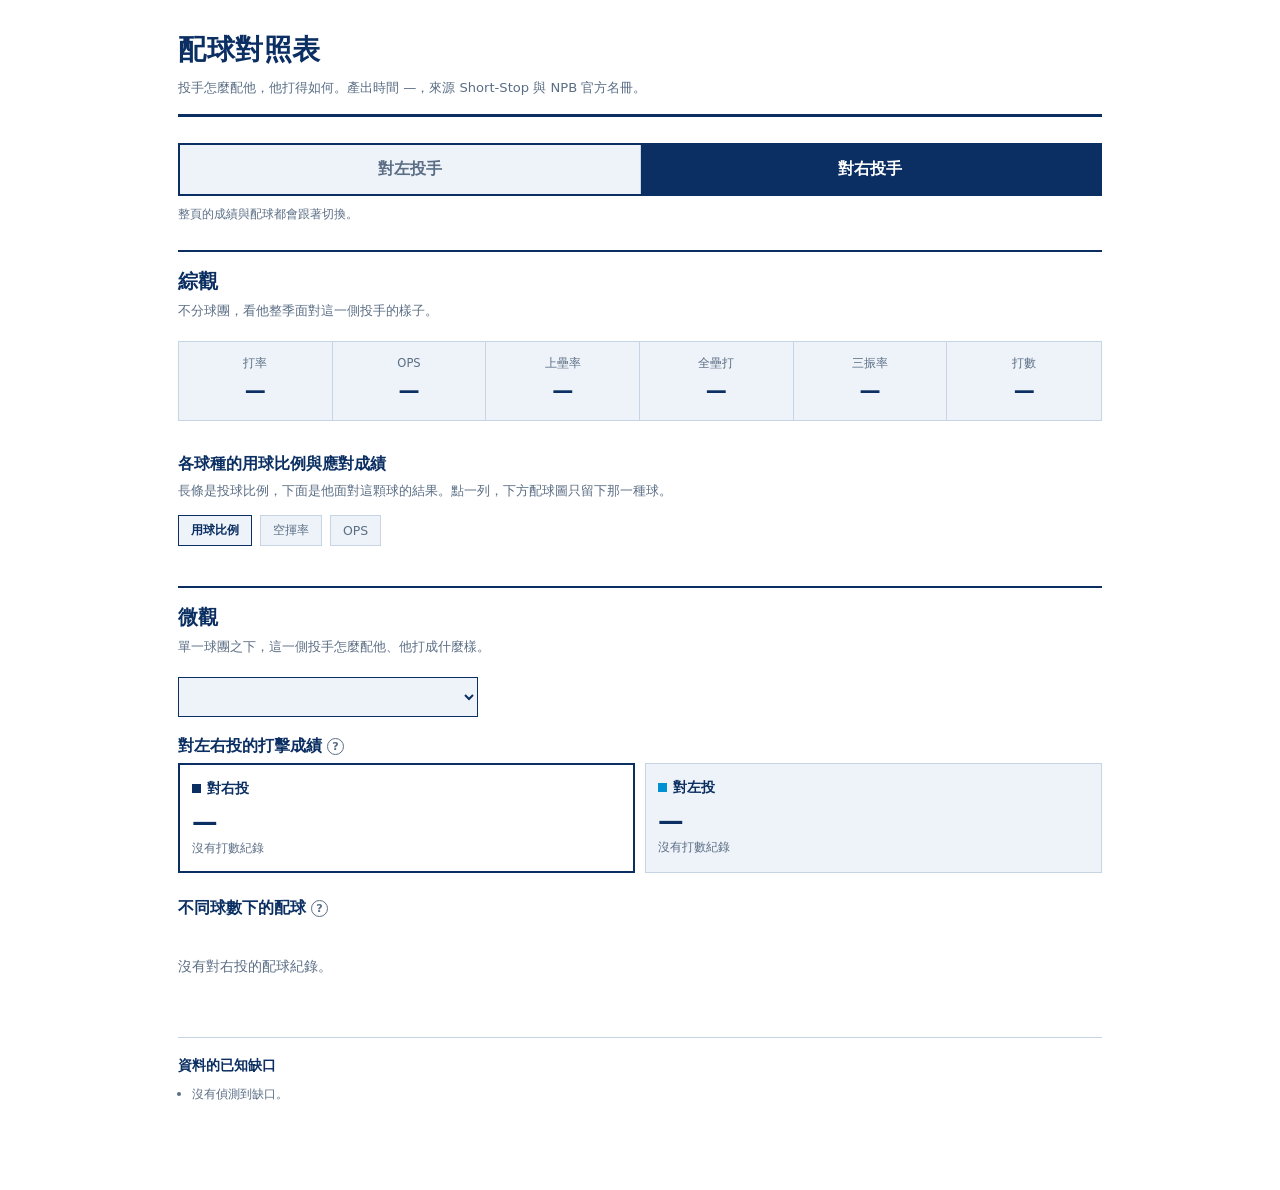
<file: web/report_template.html>
<!DOCTYPE html>
<html lang="zh-Hant">
<head>
<meta charset="utf-8">
<meta name="viewport" content="width=device-width, initial-scale=1">
<title>配球對照表</title>
<style>
/* 西武主場配色：白底球衣 + レジェンドブルー（紺）
   左右投分別用球團的兩代藍 — 現行紺與黃金期水色 */
:root{
  --paper:#FFFFFF;
  --paper2:#EEF3F9;
  --rule:#C7D4E4;
  --ink:#0B2F62;
  --muted:#5B6E85;
  --navy:#0B2F62;
  --sky:#0090D4;
  --warn:#9B2C3B;
}
*{box-sizing:border-box}
body{
  margin:0; background:var(--paper); color:var(--ink);
  font-family:"Hiragino Kaku Gothic ProN","Noto Sans TC","Yu Gothic",system-ui,sans-serif;
  font-variant-numeric:tabular-nums;
  line-height:1.6;
}
.wrap{max-width:960px;margin:0 auto;padding:28px clamp(10px,3vw,18px) 80px}

/* 頁首 */
.head{border-bottom:3px solid var(--navy);padding:0 0 16px;margin-bottom:26px}
.head h1{font-size:1.75rem;margin:0 0 4px;font-weight:800;letter-spacing:.02em}
.head .sub{color:var(--muted);font-size:.82rem;margin:0}

/* 左右投切換：實體開關的感覺 */
.switch{display:flex;border:2px solid var(--ink);margin:0 0 8px;overflow:hidden}
.switch button{
  flex:1;padding:14px 8px;border:0;background:var(--paper2);color:var(--muted);
  font-size:1rem;font-weight:800;cursor:pointer;font-family:inherit;
  border-right:1px solid var(--rule);transition:background .15s,color .15s;
}
.switch button:last-child{border-right:0}
.switch button[aria-pressed="true"]{color:#fff}
.switch button[data-hand="L"][aria-pressed="true"]{background:var(--sky)}
.switch button[data-hand="R"][aria-pressed="true"]{background:var(--navy)}
.switch button:focus-visible{outline:3px solid var(--ink);outline-offset:-6px}
.switch-note{color:var(--muted);font-size:.78rem;margin:0 0 26px}

/* 分層標題 */
.layer{border-top:2px solid var(--navy);padding-top:14px;margin-top:40px}
.layer:first-of-type{margin-top:0}
.layer h2{font-size:1.24rem;margin:0 0 2px;font-weight:800}
.layer .lead{color:var(--muted);font-size:.82rem;margin:0 0 20px}

h3{font-size:1.02rem;margin:0 0 4px;font-weight:800}
.note{color:var(--muted);font-size:.8rem;margin:0 0 14px}

/* 問號註記 */
.qm{
  display:inline-flex;align-items:center;justify-content:center;
  width:17px;height:17px;margin-left:5px;padding:0;vertical-align:1px;
  border:1px solid var(--muted);border-radius:50%;background:none;
  color:var(--muted);font-size:.7rem;font-weight:700;font-family:inherit;
  cursor:pointer;line-height:1;
}
.qm:hover,.qm[aria-expanded="true"]{background:var(--ink);border-color:var(--ink);color:#fff}
.qnote{
  display:none;margin:0 0 14px;padding:10px 12px;
  background:var(--paper2);border-left:3px solid var(--muted);
  font-size:.8rem;color:var(--muted);
}
.qnote.open{display:block}
.qnote strong{color:var(--ink)}

/* 成績摘要條 */
.totals{display:flex;flex-wrap:wrap;gap:0;border:1px solid var(--rule);background:var(--paper2);margin-bottom:30px}
.totals div{flex:1 1 88px;padding:12px 10px;border-right:1px solid var(--rule);text-align:center}
.totals div:last-child{border-right:0}
.totals dt{font-size:.72rem;color:var(--muted);margin:0}
.totals dd{margin:2px 0 0;font-size:1.32rem;font-weight:800}

/* 球種列表 */
.sortbar{display:flex;gap:8px;margin-bottom:12px;flex-wrap:wrap}
.sortbar button{
  border:1px solid var(--rule);background:var(--paper2);color:var(--muted);
  padding:6px 12px;font-size:.78rem;font-family:inherit;cursor:pointer;
}
.sortbar button[aria-pressed="true"]{border-color:var(--ink);color:var(--ink);font-weight:700}
.plist{list-style:none;margin:0;padding:0}
.prow{
  display:grid;grid-template-columns:1fr;gap:4px;
  padding:10px 8px;border-bottom:1px solid var(--rule);cursor:pointer;
  background:none;border-left:0;border-right:0;border-top:0;width:100%;
  font-family:inherit;text-align:left;color:inherit;
}
.prow:hover{background:var(--paper2)}
.prow[aria-pressed="true"]{background:var(--paper2);box-shadow:inset 4px 0 0 var(--ink)}
.prow .top{display:flex;align-items:baseline;gap:8px;flex-wrap:wrap}
.prow .name{font-weight:800;font-size:clamp(.88rem,3.4vw,.98rem);white-space:nowrap}
.prow .velo{color:var(--muted);font-size:.76rem;margin-left:auto;white-space:nowrap}
.bar{height:12px;background:#DCE5F0;position:relative}
.bar span{display:block;height:100%}
.stats{display:flex;gap:14px;font-size:.8rem;color:var(--muted);flex-wrap:wrap}
.stats b{color:var(--ink);font-weight:700}
.stats .hot{color:var(--warn)}

/* 微觀：球團選單與左右成績卡 */
.picker{margin-bottom:16px}
select{
  font-family:inherit;font-size:.95rem;padding:9px 12px;
  border:1px solid var(--ink);background:var(--paper2);color:var(--ink);width:100%;max-width:300px;
}
.cards{display:flex;gap:10px;margin-bottom:22px;flex-wrap:wrap}
.card{
  flex:1 1 160px;border:1px solid var(--rule);padding:12px;
  background:var(--paper2);
}
.card.on[data-hand="R"]{border:2px solid var(--navy);background:#fff}
.card.on[data-hand="L"]{border:2px solid var(--sky);background:#fff}
.card h4{margin:0 0 8px;font-size:.86rem;font-weight:800}
.card h4 .dot{display:inline-block;width:9px;height:9px;margin-right:6px}
.card .big{font-size:1.6rem;font-weight:800;line-height:1.1}
.card .sub{font-size:.76rem;color:var(--muted);margin-top:4px}
.card .thin{color:var(--warn);font-weight:700}

/* 球數配球圖 */
.counts{margin:0 0 10px}
.crow{display:flex;align-items:center;gap:8px;margin-bottom:6px}
.clabel{width:40px;font-size:.8rem;font-weight:800;text-align:right;flex:none}
.cbar{flex:1;display:flex;height:22px;border:1px solid var(--rule);background:#DCE5F0}
.cbar .seg{display:block;height:100%;border:0;padding:0;cursor:pointer;font-size:0;transition:opacity .15s}
.cbar .seg:focus-visible{outline:2px solid var(--ink);outline-offset:-2px;z-index:1}
.cbar.dim .seg:not(.on){opacity:.18}
.cbar.none{background:repeating-linear-gradient(45deg,#E4EBF4 0 5px,#D6E0EC 5px 10px)}
.crow.blank .clabel{color:var(--muted);font-weight:400}
.cbar em{font-style:normal;font-size:.72rem;color:var(--muted);align-self:center;padding-left:8px}
.legend{display:flex;flex-wrap:wrap;gap:4px 12px;font-size:.76rem;color:var(--muted);margin-bottom:8px}
.legend span{display:flex;align-items:center;gap:5px;white-space:nowrap;transition:opacity .15s}
.legend.dim span:not(.on){opacity:.25}
.legend span.on{color:var(--ink);font-weight:700}
.legend i{width:11px;height:11px;display:block;font-style:normal;flex:none}
.empty{color:var(--muted);font-size:.86rem;padding:16px 0}

/* 頁尾資料說明 */
.foot{margin-top:44px;border-top:1px solid var(--rule);padding-top:16px;color:var(--muted);font-size:.78rem}
.foot h3{font-size:.86rem;color:var(--ink);margin-bottom:8px}
.foot ul{margin:0;padding-left:1.1em}
.foot li{margin-bottom:6px}
@media (max-width:520px){.totals div{flex:1 1 33%}}
@media (prefers-reduced-motion:reduce){*{transition:none!important}}
</style>
</head>
<body>
<div class="wrap">

  <header class="head">
    <h1 id="title">配球對照表</h1>
    <p class="sub" id="subtitle"></p>
  </header>

  <div class="switch" role="group" aria-label="切換左投或右投">
    <button data-hand="L" aria-pressed="false">對左投手</button>
    <button data-hand="R" aria-pressed="true">對右投手</button>
  </div>
  <p class="switch-note">整頁的成績與配球都會跟著切換。</p>

  <section class="layer">
    <h2>綜觀</h2>
    <p class="lead">不分球團，看他整季面對這一側投手的樣子。</p>

    <dl class="totals" id="totals"></dl>

    <h3>各球種的用球比例與應對成績</h3>
    <p class="note">長條是投球比例，下面是他面對這顆球的結果。點一列，下方配球圖只留下那一種球。</p>
    <div class="sortbar" id="sortbar">
      <button data-sort="usage" aria-pressed="true">用球比例</button>
      <button data-sort="whiff" aria-pressed="false">空揮率</button>
      <button data-sort="ops" aria-pressed="false">OPS</button>
    </div>
    <ul class="plist" id="plist"></ul>
  </section>

  <section class="layer">
    <h2>微觀</h2>
    <p class="lead">單一球團之下，這一側投手怎麼配他、他打成什麼樣。</p>

    <div class="picker">
      <select id="team" aria-label="選擇球團"></select>
    </div>

    <h3>對左右投的打擊成績<button class="qm" data-note="n-micro" aria-expanded="false" aria-label="這組數據的來源與限制">?</button></h3>
    <div class="qnote" id="n-micro">
      <strong>這組數字是自行加總出來的，不是原站提供的。</strong>
      Short-Stop 只給整季的左右合計與球團合計，沒有兩者交叉。所以我把逐位投手的成績依 NPB 官方名冊的投球慣用手分組後加總。
      打數、安打、全壘打、三振可以精確相加，<strong>OPS 與上壘率不行</strong> —— 重算需要四壞球與二三壘打，那些欄位原站沒有，所以這裡沒有 OPS。
      <span id="cross-note"></span>
    </div>
    <div class="cards" id="cards"></div>

    <h3>不同球數下的配球<button class="qm" data-note="n-counts" aria-expanded="false" aria-label="配球圖的讀法">?</button></h3>
    <div class="qnote" id="n-counts">
      球數為日式寫法「壞球-好球」，所以 3-0 是三壞零好。球種一律照固定順序由左排到右，直球最左。
      點任一色塊會鎖定該球種，上方球種表同步高亮，再點一次解除。
      這張圖只顯示投了什麼，<strong>不含打擊結果</strong> —— 結果請看上面那兩張卡。
    </div>
    <div class="legend" id="legend"></div>
    <div class="counts" id="counts"></div>
  </section>

  <footer class="foot">
    <h3>資料的已知缺口</h3>
    <ul id="gaps"></ul>
  </footer>
</div>
<script>
const DATA = /*__DATA__*/{}

//十二種球數，沒有紀錄的也要留位置，不然階梯會斷掉
const COUNT_ORDER = ['0-0', '1-0', '2-0', '3-0', '0-1', '1-1', '2-1', '3-1', '0-2', '1-2', '2-2', '3-2']
//左右手代號對應原站欄位名與中文
const SIDE_KEY = { 'L': '対左投手', 'R': '対右投手' }
const HAND_ZH = { 'L': '左投', 'R': '右投' }

//球種順序、配色、中譯一律由 config/pitch_meta.json 決定，範本不自己寫死
const PITCH_ORDER = (DATA.pitch_meta || {}).order || []
const PITCH_COLORS = (DATA.pitch_meta || {}).colors || {}
const PITCH_ZH = (DATA.pitch_meta || {}).zh || {}
const TEAM_META = DATA.team_meta || {}
const MIN_AB = DATA.min_ab || 10

const esc = (text) => String(text === null || text === undefined ? '' : text)
  .replace(/&/g, '&amp;').replace(/</g, '&lt;').replace(/>/g, '&gt;').replace(/"/g, '&quot;')
const colorOf = (pitch) => PITCH_COLORS[pitch] || '#7C8BA0'
const labelOf = (pitch) => PITCH_ZH[pitch] ? `${PITCH_ZH[pitch]}　${pitch}` : pitch
const teamLabel = (team) => (TEAM_META[team] || {}).zh ? `${TEAM_META[team].zh}　${team}` : team
const dash = (text) => (text === null || text === undefined || text === '') ? '—' : esc(text)
const handZH = (hand) => HAND_ZH[hand] || hand
const fmt = (v, d = 3) => v === null || v === undefined ? '—' : v.toFixed(d).replace(/^0/, '')

const state = { hand: 'R', sort: 'usage', pitch: null, team: null }

const currentPitches = () => (DATA.pitch_rows || {})[SIDE_KEY[state.hand]] || []
const currentTotals = () => (DATA.split_display || {})[state.hand] || {}

//綜觀：整季成績摘要。數字全部照原站字串搬，範本一個都不重算
const renderTotals = () => {
  const t = currentTotals()
  const cells = [
    ['打率', t.avg], ['OPS', t.ops], ['上壘率', t.obp],
    ['全壘打', t.hr], ['三振率', t.k], ['打數', t.ab]
  ]
  document.getElementById('totals').innerHTML = cells
    .map(([key, value]) => `<div><dt>${key}</dt><dd>${dash(value)}</dd></div>`).join('')
}

//綜觀：球種列表，可依用球比例、空揮率、OPS 重排；空值一律排到最後
const renderPitchList = () => {
  const rows = [...currentPitches()].sort((a, b) => {
    const av = a[state.sort], bv = b[state.sort]
    if (av === null || av === undefined) return 1
    if (bv === null || bv === undefined) return -1
    return bv - av
  })
  const max = Math.max(1, ...rows.map(r => r.usage || 0))

  document.getElementById('plist').innerHTML = rows.map(r => {
    const hot = r.whiff !== null && r.whiff >= 40 ? 'hot' : ''
    return `<li><button class="prow" aria-pressed="${state.pitch === r.pitch}" data-pitch="${esc(r.pitch)}">
      <span class="top">
        <span class="name">${esc(labelOf(r.pitch))}</span>
        <span class="velo">${r.velo ? r.velo.toFixed(1) + ' km/h' : ''}</span>
      </span>
      <span class="bar"><span style="width:${((r.usage || 0) / max * 100).toFixed(1)}%;background:${colorOf(r.pitch)}"></span></span>
      <span class="stats">
        <span>比例 <b>${r.usage === null ? '—' : r.usage.toFixed(1) + '%'}</b></span>
        <span>空揮 <b class="${hot}">${r.whiff === null ? '—' : r.whiff.toFixed(1) + '%'}</b></span>
        <span>打率 <b>${fmt(r.avg)}</b></span>
        <span>OPS <b>${fmt(r.ops)}</b></span>
        <span>全壘打 <b>${r.hr}</b></span>
      </span>
    </button></li>`
  }).join('')
}

//微觀：該球團對左右投的打擊成績卡
const renderCards = () => {
  const sides = (DATA.teams || {})[state.team] || {}
  document.getElementById('cards').innerHTML = ['R', 'L'].map(hand => {
    const cell = sides[hand]
    const on = hand === state.hand ? ' on' : ''
    const dot = hand === 'L' ? 'var(--sky)' : 'var(--navy)'
    if (!cell || cell.ab === 0) {
      //分辨兩種空狀態：真的沒打數，還是投手左右手沒查到而未納入
      const un = (DATA.unmatched || []).filter(u => u.team === state.team && u.ab > 0)
      const reason = un.length
        ? `${un.length} 位投手的左右手未確認，${un.reduce((a, b) => a + b.ab, 0)} 個打數未納入`
        : '沒有打數紀錄'
      return `<div class="card${on}" data-hand="${hand}">
        <h4><span class="dot" style="background:${dot}"></span>對${handZH(hand)}</h4>
        <div class="big">—</div>
        <div class="sub">${reason}</div>
      </div>`
    }
    const kr = (cell.so / cell.ab * 100).toFixed(1)
    return `<div class="card${on}" data-hand="${hand}">
      <h4><span class="dot" style="background:${dot}"></span>對${handZH(hand)}</h4>
      <div class="big">${cell.thin ? '—' : dash(cell.avg)}</div>
      <div class="sub">
        ${cell.ab} 打數 ${cell.h} 安打・${cell.hr} 轟・三振率 ${kr}%<br>
        面對 ${cell.pitchers} 位投手
        ${cell.thin ? '<br><span class="thin">打數不足 ' + MIN_AB + '，不顯示打率</span>' : ''}
      </div>
    </div>`
  }).join('')
}

const teamRows = () => {
  const team = (DATA.mix || {})[state.team]
  if (!team) return null
  return team[SIDE_KEY[state.hand]] || null
}

//微觀：球數配球圖
const renderCounts = () => {
  const rows = teamRows()
  const box = document.getElementById('counts')
  const legend = document.getElementById('legend')

  if (!rows) {
    legend.className = 'legend'
    legend.innerHTML = ''
    box.innerHTML = `<p class="empty">${esc(teamLabel(state.team))} 沒有對${handZH(state.hand)}的配球紀錄。</p>`
    return
  }

  const seen = new Set()
  rows.forEach(r => Object.keys(r.mix).forEach(k => seen.add(k)))
  //先照設定的固定順序排，設定裡沒列到的球種接在後面，不讓它憑空消失
  const order = PITCH_ORDER.filter(p => seen.has(p))
    .concat([...seen].filter(p => !PITCH_ORDER.includes(p)))
  const byCount = Object.fromEntries(rows.map(r => [r.count, r.mix]))
  const dim = state.pitch ? ' dim' : ''

  legend.className = 'legend' + dim
  legend.innerHTML = order.map(p =>
    `<span class="${p === state.pitch ? 'on' : ''}"><i style="background:${colorOf(p)}"></i>${esc(labelOf(p))}</span>`).join('')

  box.innerHTML = COUNT_ORDER.map(count => {
    const mix = byCount[count]
    if (!mix) {
      return `<div class="crow blank"><span class="clabel">${count}</span>` +
        `<span class="cbar none"><em>沒有走到這個球數</em></span></div>`
    }
    const segs = order.filter(p => mix[p] !== undefined).map(p =>
      `<button class="seg${p === state.pitch ? ' on' : ''}" data-pitch="${esc(p)}" data-count="${count}"` +
      ` style="width:${mix[p]}%;background:${colorOf(p)}"` +
      ` title="${esc(labelOf(p))}：${mix[p].toFixed(1)}%"` +
      ` aria-label="${count} 的${esc(labelOf(p))} ${mix[p].toFixed(1)}%"></button>`).join('')
    return `<div class="crow"><span class="clabel">${count}</span><span class="cbar${dim}">${segs}</span></div>`
  }).join('')
}

//交叉驗證的結論寫進問號註記，不另開一節：自行加總的數字要當場交代對不對得上
const renderCrossNote = () => {
  const lines = ['L', 'R'].filter(hand => (DATA.cross || {})[hand]).map(hand => {
    const row = DATA.cross[hand]
    const official = row.official_ab === null
      ? '原站沒有這一側的欄位可比'
      : `原站 ${row.official_ab} 打數 ${row.official_h} 安打`
    const verdict = row.match
      ? '完全相符'
      : `差 ${row.official_ab - row.parsed_ab} 打數 ${row.official_h - row.parsed_h} 安打`
    return `對${handZH(hand)}重建 ${row.parsed_ab} 打數 ${row.parsed_h} 安打，${official}，${verdict}`
  })
  document.getElementById('cross-note').innerHTML =
    lines.length ? `驗證：${lines.join('；')}。` : ''
}

//頁尾：把已知缺口寫在畫面上，不要藏在對話裡
const renderGaps = () => {
  const items = []
  const FIELD_ZH = { 'ab': '打數', 'h': '安打', 'hr': '全壘打' }

  //稽核差異：逐投手表加不到官方合計，代表存檔當下該區塊沒載完
  const byTeam = {}
  ;(DATA.audit || []).forEach(row => {
    byTeam[row.team] = byTeam[row.team] || []
    byTeam[row.team].push(row)
  })
  Object.keys(byTeam).forEach(team => {
    const detail = byTeam[team]
      .map(r => `${FIELD_ZH[r.field] || r.field}少 ${r.diff}（加總 ${r.parsed}，官方 ${r.official}）`)
      .join('、')
    items.push(`<strong>${esc(teamLabel(team))} 的資料不完整。</strong>` +
      `原站的投手別對戰表${detail}。該球團的微觀成績因此偏低，配球圖不受影響。`)
  })

  //左右手未命中：寧可留空也不猜
  const un = DATA.unmatched || []
  if (un.length) {
    const unAB = un.reduce((a, b) => a + b.ab, 0)
    items.push(`<strong>未命中 ${un.length} 位投手，共 ${unAB} 個打數未納入。</strong>` +
      `分別是 ${esc(un.map(u => u.name.replace(/\s/g, '')).join('、'))}。` +
      `這幾位的投球慣用手查不到名冊，寧可留空也不用猜的方式填補。`)
  }

  //全聯盟姓名回退：原站的球團歸屬有錯時靠這層救回來
  const fallback = Object.values(DATA.teams || {})
    .reduce((sum, sides) => sum + Object.values(sides).reduce((s, c) => s + (c.fallback || 0), 0), 0)
  if (fallback) {
    items.push(`<strong>球團歸屬以 NPB 名冊為準。</strong>` +
      `有 ${fallback} 位投手在原站的球團與官方名冊不符，已改用全聯盟姓名比對取得左右手。`)
  }

  //薄樣本：拆成球團 × 左右之後每格都很小，要把打數一起看
  const abs = Object.values(DATA.teams || {})
    .flatMap(sides => Object.values(sides).map(cell => cell.ab)).filter(n => n > 0)
  if (abs.length) {
    items.push(`<strong>樣本本來就薄。</strong>拆成球團 × 左右之後，` +
      `每格只剩 ${Math.min(...abs)} 到 ${Math.max(...abs)} 個打數，幾支安打就能讓打率跳動數十點。` +
      `打數低於 ${MIN_AB} 時不顯示打率，但即使超過門檻也請把打數一起看。`)
  }

  ;(DATA.errors || []).forEach(row => {
    items.push(`<strong>${esc(row.stage)} 有錯誤。</strong>${esc(row.msg)}`)
  })

  document.getElementById('gaps').innerHTML =
    items.length ? items.map(text => `<li>${text}</li>`).join('') : '<li>沒有偵測到缺口。</li>'
}

const renderAll = () => { renderTotals(); renderPitchList(); renderCards(); renderCounts() }

//選取球種：綜觀與微觀共用同一個狀態
const selectPitch = (pitch) => {
  state.pitch = state.pitch === pitch ? null : pitch
  renderPitchList()
  renderCounts()
}

document.querySelectorAll('.switch button').forEach(btn => {
  btn.addEventListener('click', () => {
    state.hand = btn.dataset.hand
    state.pitch = null
    document.querySelectorAll('.switch button').forEach(b =>
      b.setAttribute('aria-pressed', String(b === btn)))
    renderAll()
  })
})

document.getElementById('sortbar').addEventListener('click', (event) => {
  const btn = event.target.closest('button')
  if (!btn) return
  state.sort = btn.dataset.sort
  document.querySelectorAll('#sortbar button').forEach(b =>
    b.setAttribute('aria-pressed', String(b === btn)))
  renderPitchList()
})

document.getElementById('plist').addEventListener('click', (event) => {
  const btn = event.target.closest('.prow')
  if (btn) selectPitch(btn.dataset.pitch)
})

document.getElementById('counts').addEventListener('click', (event) => {
  const seg = event.target.closest('.seg')
  if (!seg) return
  const { pitch, count } = seg.dataset
  selectPitch(pitch)
  const again = document.querySelector(`.seg[data-pitch="${pitch}"][data-count="${count}"]`)
  if (again) again.focus({ preventScroll: true })
})

//問號註記開合
document.querySelectorAll('.qm').forEach(btn => {
  btn.addEventListener('click', () => {
    const note = document.getElementById(btn.dataset.note)
    const open = btn.getAttribute('aria-expanded') === 'true'
    btn.setAttribute('aria-expanded', String(!open))
    note.classList.toggle('open', !open)
  })
})

//頁首：球員名與產出時間都來自管線，不寫死
const renderHead = () => {
  const player = DATA.player || ''
  const title = player ? `${player}配球對照表` : '配球對照表'
  document.title = title
  document.getElementById('title').textContent = title
  document.getElementById('subtitle').textContent =
    `投手怎麼配他，他打得如何。產出時間 ${DATA.generated_at || '—'}，來源 Short-Stop 與 NPB 官方名冊。`
}

//球團選單：配球圖與成績卡的球團取聯集，順序照 team_meta 的設定
const buildTeamSelect = () => {
  const configured = Object.keys(TEAM_META)
  const present = new Set([...Object.keys(DATA.mix || {}), ...Object.keys(DATA.teams || {})])
  const ordered = configured.filter(t => present.has(t))
    .concat([...present].filter(t => !configured.includes(t)))
  const select = document.getElementById('team')
  select.innerHTML = ordered.map(t => `<option value="${esc(t)}">${esc(teamLabel(t))}</option>`).join('')
  state.team = ordered[0] || null
  select.addEventListener('change', () => {
    state.team = select.value
    renderCards()
    renderCounts()
  })
}

renderHead()
buildTeamSelect()
renderAll()
renderCrossNote()
renderGaps()
</script>
</body>
</html>
</file>
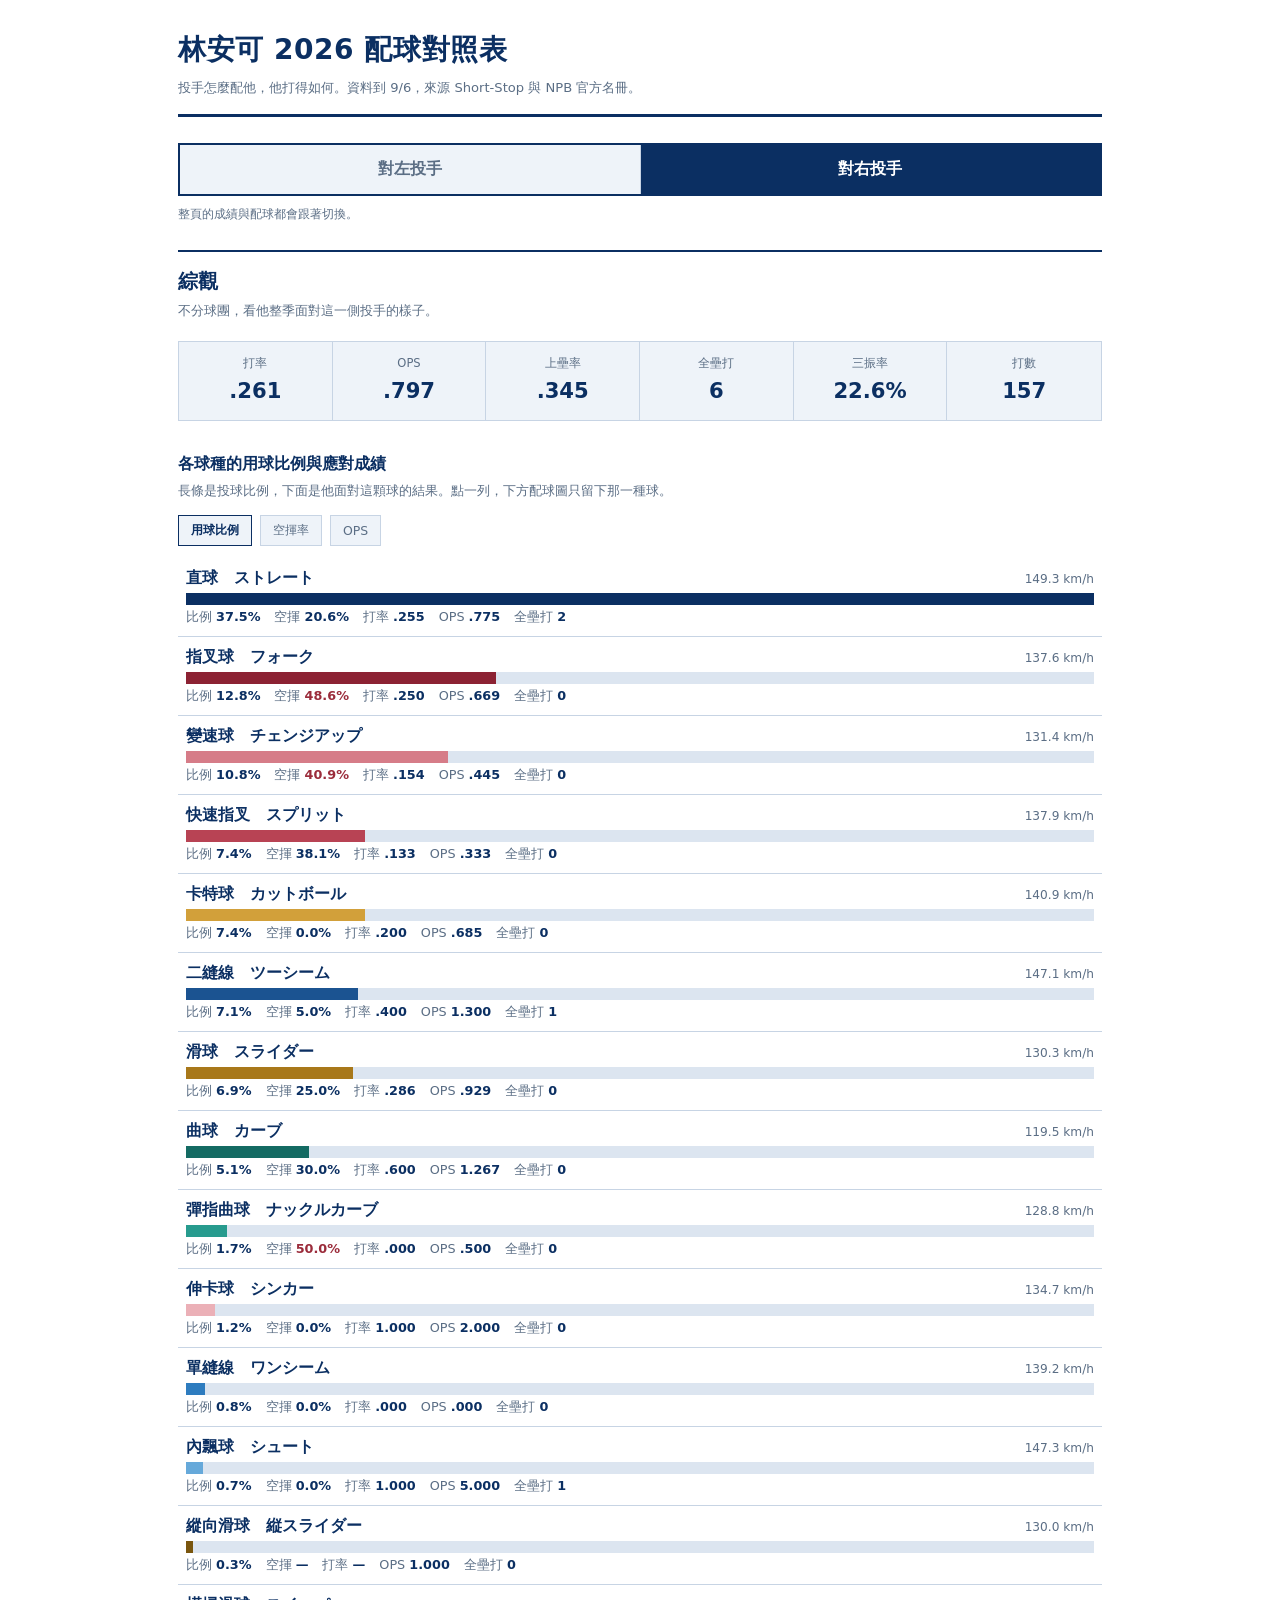
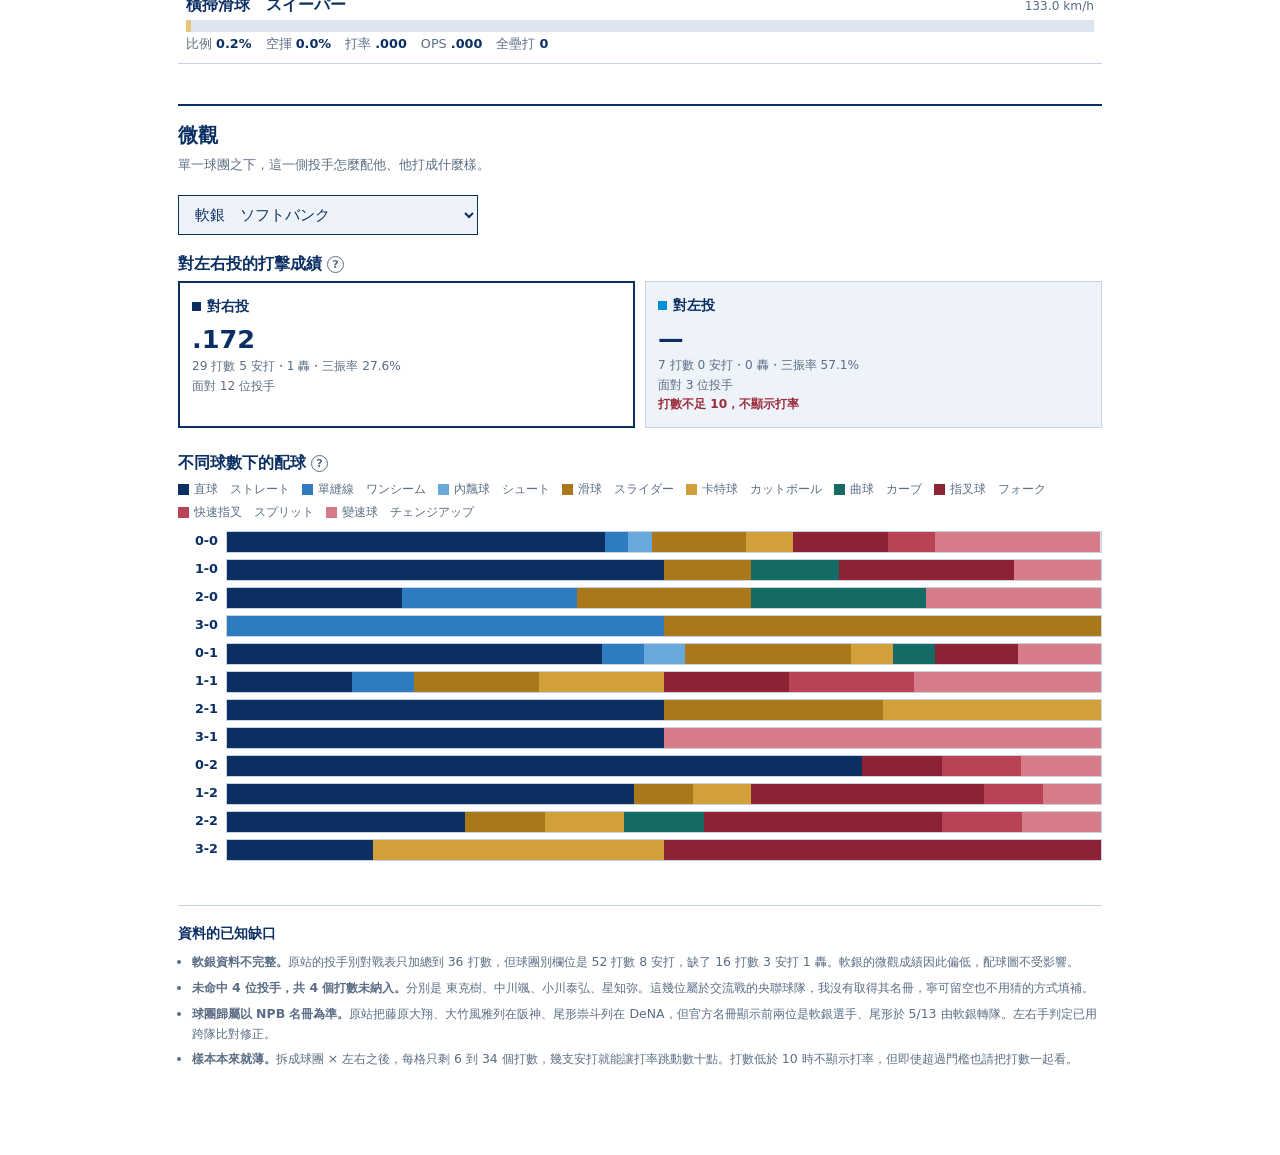
<file: tests/fixtures/lin-an-ko-2026-pitching.html>
<!DOCTYPE html>
<html lang="zh-Hant">
<head>
<meta charset="utf-8">
<meta name="viewport" content="width=device-width, initial-scale=1">
<title>林安可 2026 配球對照表</title>
<style>
/* 西武主場配色：白底球衣 + レジェンドブルー（紺）
   左右投分別用球團的兩代藍 — 現行紺與黃金期水色 */
:root{
  --paper:#FFFFFF;
  --paper2:#EEF3F9;
  --rule:#C7D4E4;
  --ink:#0B2F62;
  --muted:#5B6E85;
  --navy:#0B2F62;
  --sky:#0090D4;
  --warn:#9B2C3B;
}
*{box-sizing:border-box}
body{
  margin:0; background:var(--paper); color:var(--ink);
  font-family:"Hiragino Kaku Gothic ProN","Noto Sans TC","Yu Gothic",system-ui,sans-serif;
  font-variant-numeric:tabular-nums;
  line-height:1.6;
}
.wrap{max-width:960px;margin:0 auto;padding:28px clamp(10px,3vw,18px) 80px}

/* 頁首 */
.head{border-bottom:3px solid var(--navy);padding:0 0 16px;margin-bottom:26px}
.head h1{font-size:1.75rem;margin:0 0 4px;font-weight:800;letter-spacing:.02em}
.head .sub{color:var(--muted);font-size:.82rem;margin:0}

/* 左右投切換：實體開關的感覺 */
.switch{display:flex;border:2px solid var(--ink);margin:0 0 8px;overflow:hidden}
.switch button{
  flex:1;padding:14px 8px;border:0;background:var(--paper2);color:var(--muted);
  font-size:1rem;font-weight:800;cursor:pointer;font-family:inherit;
  border-right:1px solid var(--rule);transition:background .15s,color .15s;
}
.switch button:last-child{border-right:0}
.switch button[aria-pressed="true"]{color:#fff}
.switch button[data-hand="L"][aria-pressed="true"]{background:var(--sky)}
.switch button[data-hand="R"][aria-pressed="true"]{background:var(--navy)}
.switch button:focus-visible{outline:3px solid var(--ink);outline-offset:-6px}
.switch-note{color:var(--muted);font-size:.78rem;margin:0 0 26px}

/* 分層標題 */
.layer{border-top:2px solid var(--navy);padding-top:14px;margin-top:40px}
.layer:first-of-type{margin-top:0}
.layer h2{font-size:1.24rem;margin:0 0 2px;font-weight:800}
.layer .lead{color:var(--muted);font-size:.82rem;margin:0 0 20px}

h3{font-size:1.02rem;margin:0 0 4px;font-weight:800}
.note{color:var(--muted);font-size:.8rem;margin:0 0 14px}

/* 問號註記 */
.qm{
  display:inline-flex;align-items:center;justify-content:center;
  width:17px;height:17px;margin-left:5px;padding:0;vertical-align:1px;
  border:1px solid var(--muted);border-radius:50%;background:none;
  color:var(--muted);font-size:.7rem;font-weight:700;font-family:inherit;
  cursor:pointer;line-height:1;
}
.qm:hover,.qm[aria-expanded="true"]{background:var(--ink);border-color:var(--ink);color:#fff}
.qnote{
  display:none;margin:0 0 14px;padding:10px 12px;
  background:var(--paper2);border-left:3px solid var(--muted);
  font-size:.8rem;color:var(--muted);
}
.qnote.open{display:block}
.qnote strong{color:var(--ink)}

/* 成績摘要條 */
.totals{display:flex;flex-wrap:wrap;gap:0;border:1px solid var(--rule);background:var(--paper2);margin-bottom:30px}
.totals div{flex:1 1 88px;padding:12px 10px;border-right:1px solid var(--rule);text-align:center}
.totals div:last-child{border-right:0}
.totals dt{font-size:.72rem;color:var(--muted);margin:0}
.totals dd{margin:2px 0 0;font-size:1.32rem;font-weight:800}

/* 球種列表 */
.sortbar{display:flex;gap:8px;margin-bottom:12px;flex-wrap:wrap}
.sortbar button{
  border:1px solid var(--rule);background:var(--paper2);color:var(--muted);
  padding:6px 12px;font-size:.78rem;font-family:inherit;cursor:pointer;
}
.sortbar button[aria-pressed="true"]{border-color:var(--ink);color:var(--ink);font-weight:700}
.plist{list-style:none;margin:0;padding:0}
.prow{
  display:grid;grid-template-columns:1fr;gap:4px;
  padding:10px 8px;border-bottom:1px solid var(--rule);cursor:pointer;
  background:none;border-left:0;border-right:0;border-top:0;width:100%;
  font-family:inherit;text-align:left;color:inherit;
}
.prow:hover{background:var(--paper2)}
.prow[aria-pressed="true"]{background:var(--paper2);box-shadow:inset 4px 0 0 var(--ink)}
.prow .top{display:flex;align-items:baseline;gap:8px;flex-wrap:wrap}
.prow .name{font-weight:800;font-size:clamp(.88rem,3.4vw,.98rem);white-space:nowrap}
.prow .velo{color:var(--muted);font-size:.76rem;margin-left:auto;white-space:nowrap}
.bar{height:12px;background:#DCE5F0;position:relative}
.bar span{display:block;height:100%}
.stats{display:flex;gap:14px;font-size:.8rem;color:var(--muted);flex-wrap:wrap}
.stats b{color:var(--ink);font-weight:700}
.stats .hot{color:var(--warn)}

/* 微觀：球團選單與左右成績卡 */
.picker{margin-bottom:16px}
select{
  font-family:inherit;font-size:.95rem;padding:9px 12px;
  border:1px solid var(--ink);background:var(--paper2);color:var(--ink);width:100%;max-width:300px;
}
.cards{display:flex;gap:10px;margin-bottom:22px;flex-wrap:wrap}
.card{
  flex:1 1 160px;border:1px solid var(--rule);padding:12px;
  background:var(--paper2);
}
.card.on[data-hand="R"]{border:2px solid var(--navy);background:#fff}
.card.on[data-hand="L"]{border:2px solid var(--sky);background:#fff}
.card h4{margin:0 0 8px;font-size:.86rem;font-weight:800}
.card h4 .dot{display:inline-block;width:9px;height:9px;margin-right:6px}
.card .big{font-size:1.6rem;font-weight:800;line-height:1.1}
.card .sub{font-size:.76rem;color:var(--muted);margin-top:4px}
.card .thin{color:var(--warn);font-weight:700}

/* 球數配球圖 */
.counts{margin:0 0 10px}
.crow{display:flex;align-items:center;gap:8px;margin-bottom:6px}
.clabel{width:40px;font-size:.8rem;font-weight:800;text-align:right;flex:none}
.cbar{flex:1;display:flex;height:22px;border:1px solid var(--rule);background:#DCE5F0}
.cbar .seg{display:block;height:100%;border:0;padding:0;cursor:pointer;font-size:0;transition:opacity .15s}
.cbar .seg:focus-visible{outline:2px solid var(--ink);outline-offset:-2px;z-index:1}
.cbar.dim .seg:not(.on){opacity:.18}
.cbar.none{background:repeating-linear-gradient(45deg,#E4EBF4 0 5px,#D6E0EC 5px 10px)}
.crow.blank .clabel{color:var(--muted);font-weight:400}
.cbar em{font-style:normal;font-size:.72rem;color:var(--muted);align-self:center;padding-left:8px}
.legend{display:flex;flex-wrap:wrap;gap:4px 12px;font-size:.76rem;color:var(--muted);margin-bottom:8px}
.legend span{display:flex;align-items:center;gap:5px;white-space:nowrap;transition:opacity .15s}
.legend.dim span:not(.on){opacity:.25}
.legend span.on{color:var(--ink);font-weight:700}
.legend i{width:11px;height:11px;display:block;font-style:normal;flex:none}
.empty{color:var(--muted);font-size:.86rem;padding:16px 0}

/* 頁尾資料說明 */
.foot{margin-top:44px;border-top:1px solid var(--rule);padding-top:16px;color:var(--muted);font-size:.78rem}
.foot h3{font-size:.86rem;color:var(--ink);margin-bottom:8px}
.foot ul{margin:0;padding-left:1.1em}
.foot li{margin-bottom:6px}
@media (max-width:520px){.totals div{flex:1 1 33%}}
@media (prefers-reduced-motion:reduce){*{transition:none!important}}
</style>
</head>
<body>
<div class="wrap">

  <header class="head">
    <h1>林安可 2026 配球對照表</h1>
    <p class="sub">投手怎麼配他，他打得如何。資料到 9/6，來源 Short-Stop 與 NPB 官方名冊。</p>
  </header>

  <div class="switch" role="group" aria-label="切換左投或右投">
    <button data-hand="L" aria-pressed="false">對左投手</button>
    <button data-hand="R" aria-pressed="true">對右投手</button>
  </div>
  <p class="switch-note">整頁的成績與配球都會跟著切換。</p>

  <section class="layer">
    <h2>綜觀</h2>
    <p class="lead">不分球團，看他整季面對這一側投手的樣子。</p>

    <dl class="totals" id="totals"></dl>

    <h3>各球種的用球比例與應對成績</h3>
    <p class="note">長條是投球比例，下面是他面對這顆球的結果。點一列，下方配球圖只留下那一種球。</p>
    <div class="sortbar" id="sortbar">
      <button data-sort="usage" aria-pressed="true">用球比例</button>
      <button data-sort="whiff" aria-pressed="false">空揮率</button>
      <button data-sort="ops" aria-pressed="false">OPS</button>
    </div>
    <ul class="plist" id="plist"></ul>
  </section>

  <section class="layer">
    <h2>微觀</h2>
    <p class="lead">單一球團之下，這一側投手怎麼配他、他打成什麼樣。</p>

    <div class="picker">
      <select id="team" aria-label="選擇球團"></select>
    </div>

    <h3>對左右投的打擊成績<button class="qm" data-note="n-micro" aria-expanded="false" aria-label="這組數據的來源與限制">?</button></h3>
    <div class="qnote" id="n-micro">
      <strong>這組數字是自行加總出來的，不是原站提供的。</strong>
      Short-Stop 只給整季的左右合計與球團合計，沒有兩者交叉。所以我把逐位投手的成績依 NPB 官方名冊的投球慣用手分組後加總。
      打數、安打、全壘打、三振可以精確相加，<strong>OPS 與上壘率不行</strong> —— 重算需要四壞球與二三壘打，那些欄位原站沒有，所以這裡沒有 OPS。
      驗證：所有球團的左投打數加總為 52 打數 8 安打，與原站「對左」欄位完全相符。
    </div>
    <div class="cards" id="cards"></div>

    <h3>不同球數下的配球<button class="qm" data-note="n-counts" aria-expanded="false" aria-label="配球圖的讀法">?</button></h3>
    <div class="qnote" id="n-counts">
      球數為日式寫法「壞球-好球」，所以 3-0 是三壞零好。球種一律照固定順序由左排到右，直球最左。
      點任一色塊會鎖定該球種，上方球種表同步高亮，再點一次解除。
      這張圖只顯示投了什麼，<strong>不含打擊結果</strong> —— 結果請看上面那兩張卡。
    </div>
    <div class="legend" id="legend"></div>
    <div class="counts" id="counts"></div>
  </section>

  <footer class="foot">
    <h3>資料的已知缺口</h3>
    <ul id="gaps"></ul>
  </footer>
</div>

<script>
const DATA = {"pitchVsL": [{"pitch": "ストレート", "usage": 38.0, "velo": 146.4, "whiff": 12.1, "ops": 0.428, "avg": 0.111, "hr": 1}, {"pitch": "スライダー", "usage": 32.6, "velo": 129.1, "whiff": 57.6, "ops": 0.358, "avg": 0.158, "hr": 0}, {"pitch": "カットボール", "usage": 14.7, "velo": 135.8, "whiff": 27.3, "ops": 0.4, "avg": 0.2, "hr": 0}, {"pitch": "フォーク", "usage": 6.0, "velo": 133.6, "whiff": 71.4, "ops": 0.0, "avg": 0.0, "hr": 0}, {"pitch": "カーブ", "usage": 4.9, "velo": 122.2, "whiff": 50.0, "ops": null, "avg": null, "hr": 0}, {"pitch": "チェンジアップ", "usage": 1.6, "velo": 121.0, "whiff": 0.0, "ops": 2.5, "avg": 0.5, "hr": 1}, {"pitch": "スローカーブ", "usage": 0.5, "velo": 90.0, "whiff": null, "ops": null, "avg": null, "hr": 0}, {"pitch": "ツーシーム", "usage": 0.5, "velo": 140.0, "whiff": null, "ops": null, "avg": null, "hr": 0}, {"pitch": "スプリット", "usage": 0.5, "velo": 134.0, "whiff": 0.0, "ops": null, "avg": null, "hr": 0}, {"pitch": "ナックルカーブ", "usage": 0.5, "velo": 113.0, "whiff": null, "ops": null, "avg": null, "hr": 0}], "pitchVsR": [{"pitch": "ストレート", "usage": 37.5, "velo": 149.3, "whiff": 20.6, "ops": 0.775, "avg": 0.255, "hr": 2}, {"pitch": "フォーク", "usage": 12.8, "velo": 137.6, "whiff": 48.6, "ops": 0.669, "avg": 0.25, "hr": 0}, {"pitch": "チェンジアップ", "usage": 10.8, "velo": 131.4, "whiff": 40.9, "ops": 0.445, "avg": 0.154, "hr": 0}, {"pitch": "スプリット", "usage": 7.4, "velo": 137.9, "whiff": 38.1, "ops": 0.333, "avg": 0.133, "hr": 0}, {"pitch": "カットボール", "usage": 7.4, "velo": 140.9, "whiff": 0.0, "ops": 0.685, "avg": 0.2, "hr": 0}, {"pitch": "ツーシーム", "usage": 7.1, "velo": 147.1, "whiff": 5.0, "ops": 1.3, "avg": 0.4, "hr": 1}, {"pitch": "スライダー", "usage": 6.9, "velo": 130.3, "whiff": 25.0, "ops": 0.929, "avg": 0.286, "hr": 0}, {"pitch": "カーブ", "usage": 5.1, "velo": 119.5, "whiff": 30.0, "ops": 1.267, "avg": 0.6, "hr": 0}, {"pitch": "ナックルカーブ", "usage": 1.7, "velo": 128.8, "whiff": 50.0, "ops": 0.5, "avg": 0.0, "hr": 0}, {"pitch": "シンカー", "usage": 1.2, "velo": 134.7, "whiff": 0.0, "ops": 2.0, "avg": 1.0, "hr": 0}, {"pitch": "ワンシーム", "usage": 0.8, "velo": 139.2, "whiff": 0.0, "ops": 0.0, "avg": 0.0, "hr": 0}, {"pitch": "シュート", "usage": 0.7, "velo": 147.3, "whiff": 0.0, "ops": 5.0, "avg": 1.0, "hr": 1}, {"pitch": "縦スライダー", "usage": 0.3, "velo": 130.0, "whiff": null, "ops": 1.0, "avg": null, "hr": 0}, {"pitch": "スイーパー", "usage": 0.2, "velo": 133.0, "whiff": 0.0, "ops": 0.0, "avg": 0.0, "hr": 0}], "velocity": [{"band": "161km/h～", "avg": "—", "hr": "—", "isop": "—", "usage": "—", "whiff": "—"}, {"band": "～160km/h", "avg": "—", "hr": "0", "isop": "—", "usage": "2.7%", "whiff": "0.0%"}, {"band": "～155km/h", "avg": ".353", "hr": "0", "isop": ".118", "usage": "25.7%", "whiff": "23.8%"}, {"band": "～150km/h", "avg": ".214", "hr": "2", "isop": ".214", "usage": "43.8%", "whiff": "14.3%"}, {"band": "～145km/h", "avg": ".125", "hr": "1", "isop": ".375", "usage": "18.2%", "whiff": "14.3%"}, {"band": "～140km/h", "avg": ".000", "hr": "0", "isop": ".000", "usage": "1.7%", "whiff": "0.0%"}, {"band": "球速不明", "avg": ".167", "hr": "0", "isop": ".111", "usage": "7.9%", "whiff": "27.8%"}], "splitTotals": [{"cond": "対右", "ops": ".797", "avg": ".261", "hr": "6", "obp": ".345", "k": "22.6%", "ab": "157", "h": "41"}, {"cond": "対左", "ops": ".451", "avg": ".154", "hr": "2", "obp": ".182", "k": "32.7%", "ab": "52", "h": "8"}, {"cond": "対不明", "ops": ".000", "avg": ".000", "hr": "0", "obp": ".000", "k": "0.0%", "ab": "1", "h": "0"}], "teamTotals": [{"team": "日本ハム", "ops": ".710", "avg": ".209", "hr": "3", "rbi": "5", "obp": ".244", "ab": "43", "h": "9"}, {"team": "楽天", "ops": "1.040", "avg": ".386", "hr": "2", "rbi": "12", "obp": ".449", "ab": "44", "h": "17"}, {"team": "西武", "ops": "—", "avg": "—", "hr": "—", "rbi": "—", "obp": "—", "ab": "—", "h": "—"}, {"team": "ロッテ", "ops": ".413", "avg": ".114", "hr": "1", "rbi": "2", "obp": ".184", "ab": "35", "h": "4"}, {"team": "オリックス", "ops": ".896", "avg": ".324", "hr": "0", "rbi": "4", "obp": ".425", "ab": "34", "h": "11"}, {"team": "ソフトバンク", "ops": ".526", "avg": ".154", "hr": "2", "rbi": "5", "obp": ".237", "ab": "52", "h": "8"}, {"team": "巨人", "ops": "—", "avg": "—", "hr": "—", "rbi": "—", "obp": "—", "ab": "—", "h": "—"}, {"team": "ヤクルト", "ops": ".000", "avg": ".000", "hr": "0", "rbi": "0", "obp": ".000", "ab": "2", "h": "0"}, {"team": "横浜", "ops": "—", "avg": "—", "hr": "—", "rbi": "—", "obp": "—", "ab": "—", "h": "—"}, {"team": "中日", "ops": "—", "avg": "—", "hr": "—", "rbi": "—", "obp": "—", "ab": "—", "h": "—"}, {"team": "阪神", "ops": "—", "avg": "—", "hr": "—", "rbi": "—", "obp": "—", "ab": "—", "h": "—"}, {"team": "広島", "ops": "—", "avg": "—", "hr": "—", "rbi": "—", "obp": "—", "ab": "—", "h": "—"}], "teams": {"ソフトバンク": {"合計": [{"count": "0-0", "mix": {"ストレート": 44.2, "チェンジアップ": 16.3, "スライダー": 14.0, "フォーク": 9.3, "スプリット": 4.7, "カットボール": 4.7, "ワンシーム": 2.3, "シュート": 2.3, "カーブ": 2.3}}, {"count": "1-0", "mix": {"ストレート": 50.0, "スライダー": 16.7, "フォーク": 16.7, "カーブ": 8.3, "チェンジアップ": 8.3}}, {"count": "2-0", "mix": {"カーブ": 20.0, "スライダー": 20.0, "ワンシーム": 20.0, "チェンジアップ": 20.0, "ストレート": 20.0}}, {"count": "3-0", "mix": {"スライダー": 50.0, "ワンシーム": 50.0}}, {"count": "0-1", "mix": {"ストレート": 44.0, "スライダー": 20.0, "フォーク": 12.0, "チェンジアップ": 8.0, "カットボール": 4.0, "ワンシーム": 4.0, "カーブ": 4.0, "シュート": 4.0}}, {"count": "1-1", "mix": {"スライダー": 23.5, "ストレート": 17.6, "チェンジアップ": 17.6, "スプリット": 11.8, "フォーク": 11.8, "カットボール": 11.8, "ワンシーム": 5.9}}, {"count": "2-1", "mix": {"ストレート": 50.0, "カットボール": 33.3, "スライダー": 16.7}}, {"count": "3-1", "mix": {"チェンジアップ": 50.0, "ストレート": 50.0}}, {"count": "0-2", "mix": {"ストレート": 71.4, "フォーク": 14.3, "チェンジアップ": 7.1, "スプリット": 7.1}}, {"count": "1-2", "mix": {"ストレート": 47.1, "フォーク": 23.5, "スライダー": 11.8, "スプリット": 5.9, "カットボール": 5.9, "チェンジアップ": 5.9}}, {"count": "2-2", "mix": {"フォーク": 30.8, "ストレート": 30.8, "スライダー": 7.7, "スプリット": 7.7, "カットボール": 7.7, "カーブ": 7.7, "チェンジアップ": 7.7}}, {"count": "3-2", "mix": {"フォーク": 42.9, "カットボール": 28.6, "スライダー": 14.3, "ストレート": 14.3}}], "対右投手": [{"count": "0-0", "mix": {"ストレート": 43.2, "チェンジアップ": 18.9, "フォーク": 10.8, "スライダー": 10.8, "スプリット": 5.4, "カットボール": 5.4, "ワンシーム": 2.7, "シュート": 2.7}}, {"count": "1-0", "mix": {"ストレート": 50.0, "フォーク": 20.0, "カーブ": 10.0, "チェンジアップ": 10.0, "スライダー": 10.0}}, {"count": "2-0", "mix": {"カーブ": 20.0, "スライダー": 20.0, "ワンシーム": 20.0, "チェンジアップ": 20.0, "ストレート": 20.0}}, {"count": "3-0", "mix": {"スライダー": 50.0, "ワンシーム": 50.0}}, {"count": "0-1", "mix": {"ストレート": 42.9, "スライダー": 19.0, "チェンジアップ": 9.5, "フォーク": 9.5, "カットボール": 4.8, "ワンシーム": 4.8, "カーブ": 4.8, "シュート": 4.8}}, {"count": "1-1", "mix": {"チェンジアップ": 21.4, "ストレート": 14.3, "スライダー": 14.3, "スプリット": 14.3, "フォーク": 14.3, "カットボール": 14.3, "ワンシーム": 7.1}}, {"count": "2-1", "mix": {"ストレート": 50.0, "カットボール": 25.0, "スライダー": 25.0}}, {"count": "3-1", "mix": {"チェンジアップ": 50.0, "ストレート": 50.0}}, {"count": "0-2", "mix": {"ストレート": 72.7, "チェンジアップ": 9.1, "スプリット": 9.1, "フォーク": 9.1}}, {"count": "1-2", "mix": {"ストレート": 46.7, "フォーク": 26.7, "スプリット": 6.7, "スライダー": 6.7, "カットボール": 6.7, "チェンジアップ": 6.7}}, {"count": "2-2", "mix": {"フォーク": 27.3, "ストレート": 27.3, "スライダー": 9.1, "スプリット": 9.1, "カットボール": 9.1, "カーブ": 9.1, "チェンジアップ": 9.1}}, {"count": "3-2", "mix": {"フォーク": 50.0, "カットボール": 33.3, "ストレート": 16.7}}], "対左投手": [{"count": "0-0", "mix": {"ストレート": 50.0, "スライダー": 33.3, "カーブ": 16.7}}, {"count": "1-0", "mix": {"スライダー": 50.0, "ストレート": 50.0}}, {"count": "0-1", "mix": {"ストレート": 50.0, "スライダー": 25.0, "フォーク": 25.0}}, {"count": "1-1", "mix": {"スライダー": 66.7, "ストレート": 33.3}}, {"count": "2-1", "mix": {"カットボール": 50.0, "ストレート": 50.0}}, {"count": "0-2", "mix": {"ストレート": 66.7, "フォーク": 33.3}}, {"count": "1-2", "mix": {"ストレート": 50.0, "スライダー": 50.0}}, {"count": "2-2", "mix": {"ストレート": 50.0, "フォーク": 50.0}}, {"count": "3-2", "mix": {"スライダー": 100.0}}]}, "オリックス": {"合計": [{"count": "0-0", "mix": {"ストレート": 30.0, "カットボール": 15.0, "チェンジアップ": 10.0, "ツーシーム": 10.0, "ナックルカーブ": 10.0, "スライダー": 7.5, "カーブ": 5.0, "スプリット": 5.0, "フォーク": 5.0, "スローカーブ": 2.5}}, {"count": "1-0", "mix": {"ストレート": 38.9, "ツーシーム": 22.2, "スプリット": 11.1, "スライダー": 5.6, "チェンジアップ": 5.6, "シンカー": 5.6, "カットボール": 5.6, "カーブ": 5.6}}, {"count": "2-0", "mix": {"ストレート": 50.0, "ツーシーム": 16.7, "縦スライダー": 8.3, "シンカー": 8.3, "スライダー": 8.3, "スプリット": 8.3}}, {"count": "3-0", "mix": {"ストレート": 50.0, "縦スライダー": 25.0, "ツーシーム": 25.0}}, {"count": "0-1", "mix": {"ストレート": 27.8, "ツーシーム": 27.8, "スライダー": 16.7, "カットボール": 5.6, "ナックルカーブ": 5.6, "フォーク": 5.6, "シンカー": 5.6, "チェンジアップ": 5.6}}, {"count": "1-1", "mix": {"ストレート": 35.7, "ツーシーム": 14.3, "チェンジアップ": 14.3, "ナックルカーブ": 14.3, "スプリット": 7.1, "カーブ": 7.1, "カットボール": 7.1}}, {"count": "2-1", "mix": {"ツーシーム": 41.7, "ストレート": 41.7, "カットボール": 16.7}}, {"count": "3-1", "mix": {"ツーシーム": 33.3, "ストレート": 33.3, "カットボール": 33.3}}, {"count": "0-2", "mix": {"ストレート": 27.3, "チェンジアップ": 18.2, "カットボール": 18.2, "ナックルカーブ": 9.1, "スライダー": 9.1, "フォーク": 9.1, "ツーシーム": 9.1}}, {"count": "1-2", "mix": {"ストレート": 30.0, "チェンジアップ": 30.0, "スプリット": 20.0, "スライダー": 10.0, "フォーク": 10.0}}, {"count": "2-2", "mix": {"ストレート": 40.0, "チェンジアップ": 20.0, "フォーク": 20.0, "スライダー": 10.0, "ナックルカーブ": 10.0}}, {"count": "3-2", "mix": {"ツーシーム": 33.3, "スライダー": 33.3, "スプリット": 16.7, "ストレート": 16.7}}], "対右投手": [{"count": "0-0", "mix": {"ストレート": 32.4, "カットボール": 14.7, "チェンジアップ": 11.8, "ツーシーム": 11.8, "ナックルカーブ": 11.8, "カーブ": 5.9, "スプリット": 5.9, "フォーク": 5.9}}, {"count": "1-0", "mix": {"ストレート": 38.9, "ツーシーム": 22.2, "スプリット": 11.1, "スライダー": 5.6, "チェンジアップ": 5.6, "シンカー": 5.6, "カットボール": 5.6, "カーブ": 5.6}}, {"count": "2-0", "mix": {"ストレート": 50.0, "ツーシーム": 16.7, "縦スライダー": 8.3, "シンカー": 8.3, "スライダー": 8.3, "スプリット": 8.3}}, {"count": "3-0", "mix": {"ストレート": 50.0, "縦スライダー": 25.0, "ツーシーム": 25.0}}, {"count": "0-1", "mix": {"ツーシーム": 38.5, "ストレート": 30.8, "ナックルカーブ": 7.7, "フォーク": 7.7, "シンカー": 7.7, "チェンジアップ": 7.7}}, {"count": "1-1", "mix": {"ストレート": 25.0, "ツーシーム": 16.7, "チェンジアップ": 16.7, "ナックルカーブ": 16.7, "スプリット": 8.3, "カーブ": 8.3, "カットボール": 8.3}}, {"count": "2-1", "mix": {"ツーシーム": 41.7, "ストレート": 41.7, "カットボール": 16.7}}, {"count": "3-1", "mix": {"ツーシーム": 33.3, "ストレート": 33.3, "カットボール": 33.3}}, {"count": "0-2", "mix": {"ストレート": 42.9, "チェンジアップ": 28.6, "ナックルカーブ": 14.3, "ツーシーム": 14.3}}, {"count": "1-2", "mix": {"チェンジアップ": 42.9, "スプリット": 28.6, "ストレート": 14.3, "フォーク": 14.3}}, {"count": "2-2", "mix": {"ストレート": 37.5, "チェンジアップ": 25.0, "フォーク": 25.0, "ナックルカーブ": 12.5}}, {"count": "3-2", "mix": {"ツーシーム": 40.0, "スプリット": 20.0, "ストレート": 20.0, "スライダー": 20.0}}], "対左投手": [{"count": "0-0", "mix": {"スライダー": 50.0, "ストレート": 16.7, "スローカーブ": 16.7, "カットボール": 16.7}}, {"count": "0-1", "mix": {"スライダー": 60.0, "ストレート": 20.0, "カットボール": 20.0}}, {"count": "1-1", "mix": {"ストレート": 100.0}}, {"count": "0-2", "mix": {"カットボール": 50.0, "スライダー": 25.0, "フォーク": 25.0}}, {"count": "1-2", "mix": {"ストレート": 66.7, "スライダー": 33.3}}, {"count": "2-2", "mix": {"スライダー": 50.0, "ストレート": 50.0}}, {"count": "3-2", "mix": {"スライダー": 100.0}}]}, "楽天": {"合計": [{"count": "0-0", "mix": {"ストレート": 35.7, "カーブ": 11.9, "スライダー": 11.9, "カットボール": 9.5, "フォーク": 9.5, "ツーシーム": 9.5, "スプリット": 7.1, "チェンジアップ": 4.8}}, {"count": "1-0", "mix": {"ストレート": 26.7, "スライダー": 20.0, "スプリット": 13.3, "チェンジアップ": 13.3, "シンカー": 6.7, "ツーシーム": 6.7, "カットボール": 6.7, "カーブ": 6.7}}, {"count": "2-0", "mix": {"ストレート": 42.9, "スライダー": 14.3, "ツーシーム": 14.3, "チェンジアップ": 14.3, "カットボール": 14.3}}, {"count": "3-0", "mix": {"スライダー": 100.0}}, {"count": "0-1", "mix": {"ストレート": 30.0, "カーブ": 20.0, "スプリット": 15.0, "スライダー": 15.0, "カットボール": 5.0, "フォーク": 5.0, "ツーシーム": 5.0, "チェンジアップ": 5.0}}, {"count": "1-1", "mix": {"ストレート": 31.3, "チェンジアップ": 12.5, "スライダー": 12.5, "シュート": 12.5, "ツーシーム": 12.5, "カーブ": 6.3, "スプリット": 6.3, "カットボール": 6.3}}, {"count": "2-1", "mix": {"ストレート": 33.3, "スライダー": 25.0, "スプリット": 16.7, "ツーシーム": 8.3, "チェンジアップ": 8.3, "カットボール": 8.3}}, {"count": "3-1", "mix": {"ストレート": 66.7, "カーブ": 33.3}}, {"count": "0-2", "mix": {"ストレート": 57.1, "フォーク": 28.6, "スライダー": 14.3}}, {"count": "1-2", "mix": {"ストレート": 50.0, "フォーク": 16.7, "スプリット": 8.3, "スライダー": 8.3, "ツーシーム": 8.3, "チェンジアップ": 8.3}}, {"count": "2-2", "mix": {"ストレート": 26.7, "スライダー": 20.0, "スプリット": 13.3, "チェンジアップ": 13.3, "カットボール": 6.7, "シンカー": 6.7, "カーブ": 6.7, "フォーク": 6.7}}, {"count": "3-2", "mix": {"ストレート": 36.4, "スプリット": 18.2, "カーブ": 9.1, "シンカー": 9.1, "フォーク": 9.1, "ツーシーム": 9.1, "チェンジアップ": 9.1}}], "対右投手": [{"count": "0-0", "mix": {"ストレート": 31.3, "カーブ": 12.5, "フォーク": 12.5, "ツーシーム": 12.5, "スプリット": 9.4, "スライダー": 9.4, "カットボール": 6.3, "チェンジアップ": 6.3}}, {"count": "1-0", "mix": {"ストレート": 27.3, "スプリット": 18.2, "チェンジアップ": 18.2, "シンカー": 9.1, "スライダー": 9.1, "ツーシーム": 9.1, "カーブ": 9.1}}, {"count": "2-0", "mix": {"ストレート": 50.0, "スライダー": 16.7, "ツーシーム": 16.7, "チェンジアップ": 16.7}}, {"count": "3-0", "mix": {"スライダー": 100.0}}, {"count": "0-1", "mix": {"ストレート": 25.0, "スプリット": 18.8, "カーブ": 18.8, "スライダー": 12.5, "カットボール": 6.3, "フォーク": 6.3, "ツーシーム": 6.3, "チェンジアップ": 6.3}}, {"count": "1-1", "mix": {"ストレート": 16.7, "チェンジアップ": 16.7, "スライダー": 16.7, "シュート": 16.7, "ツーシーム": 16.7, "カーブ": 8.3, "スプリット": 8.3}}, {"count": "2-1", "mix": {"ストレート": 33.3, "スライダー": 22.2, "スプリット": 22.2, "ツーシーム": 11.1, "チェンジアップ": 11.1}}, {"count": "3-1", "mix": {"ストレート": 66.7, "カーブ": 33.3}}, {"count": "0-2", "mix": {"ストレート": 66.7, "フォーク": 33.3}}, {"count": "1-2", "mix": {"ストレート": 50.0, "フォーク": 20.0, "スプリット": 10.0, "ツーシーム": 10.0, "チェンジアップ": 10.0}}, {"count": "2-2", "mix": {"ストレート": 25.0, "スプリット": 16.7, "チェンジアップ": 16.7, "カットボール": 8.3, "シンカー": 8.3, "カーブ": 8.3, "フォーク": 8.3, "スライダー": 8.3}}, {"count": "3-2", "mix": {"ストレート": 36.4, "スプリット": 18.2, "カーブ": 9.1, "シンカー": 9.1, "フォーク": 9.1, "ツーシーム": 9.1, "チェンジアップ": 9.1}}], "対左投手": [{"count": "0-0", "mix": {"ストレート": 50.0, "カットボール": 20.0, "スライダー": 20.0, "カーブ": 10.0}}, {"count": "1-0", "mix": {"スライダー": 50.0, "カットボール": 25.0, "ストレート": 25.0}}, {"count": "2-0", "mix": {"カットボール": 100.0}}, {"count": "0-1", "mix": {"ストレート": 50.0, "カーブ": 25.0, "スライダー": 25.0}}, {"count": "1-1", "mix": {"ストレート": 75.0, "カットボール": 25.0}}, {"count": "2-1", "mix": {"スライダー": 33.3, "カットボール": 33.3, "ストレート": 33.3}}, {"count": "0-2", "mix": {"スライダー": 100.0}}, {"count": "1-2", "mix": {"ストレート": 50.0, "スライダー": 50.0}}, {"count": "2-2", "mix": {"スライダー": 66.7, "ストレート": 33.3}}]}, "日本ハム": {"合計": [{"count": "0-0", "mix": {"ストレート": 40.5, "カットボール": 18.9, "フォーク": 10.8, "スプリット": 8.1, "チェンジアップ": 8.1, "カーブ": 5.4, "スライダー": 5.4, "スイーパー": 2.7}}, {"count": "1-0", "mix": {"ストレート": 25.0, "カットボール": 25.0, "フォーク": 18.8, "スライダー": 12.5, "ツーシーム": 6.3, "チェンジアップ": 6.3, "カーブ": 6.3}}, {"count": "2-0", "mix": {"カットボール": 66.7, "チェンジアップ": 33.3}}, {"count": "3-0", "mix": {"ストレート": 100.0}}, {"count": "0-1", "mix": {"ストレート": 41.2, "スライダー": 23.5, "カーブ": 11.8, "チェンジアップ": 11.8, "カットボール": 5.9, "フォーク": 5.9}}, {"count": "1-1", "mix": {"フォーク": 35.3, "カットボール": 23.5, "カーブ": 17.6, "ストレート": 11.8, "ツーシーム": 5.9, "スライダー": 5.9}}, {"count": "2-1", "mix": {"カットボール": 25.0, "ストレート": 25.0, "フォーク": 25.0, "ツーシーム": 12.5, "スライダー": 12.5}}, {"count": "3-1", "mix": {"カットボール": 100.0}}, {"count": "0-2", "mix": {"ストレート": 50.0, "スライダー": 25.0, "フォーク": 25.0}}, {"count": "1-2", "mix": {"フォーク": 38.9, "ストレート": 38.9, "スプリット": 22.2}}, {"count": "2-2", "mix": {"ストレート": 40.0, "フォーク": 20.0, "カットボール": 10.0, "チェンジアップ": 10.0, "スライダー": 10.0, "スプリット": 10.0}}, {"count": "3-2", "mix": {"カットボール": 60.0, "フォーク": 20.0, "ストレート": 20.0}}], "対右投手": [{"count": "0-0", "mix": {"ストレート": 46.2, "フォーク": 11.5, "スプリット": 11.5, "カーブ": 7.7, "チェンジアップ": 7.7, "カットボール": 7.7, "スイーパー": 3.8, "スライダー": 3.8}}, {"count": "1-0", "mix": {"カットボール": 30.8, "フォーク": 23.1, "ストレート": 23.1, "スライダー": 7.7, "ツーシーム": 7.7, "カーブ": 7.7}}, {"count": "2-0", "mix": {"カットボール": 66.7, "チェンジアップ": 33.3}}, {"count": "3-0", "mix": {"ストレート": 100.0}}, {"count": "0-1", "mix": {"ストレート": 54.5, "カーブ": 18.2, "チェンジアップ": 18.2, "カットボール": 9.1}}, {"count": "1-1", "mix": {"フォーク": 46.2, "カットボール": 23.1, "カーブ": 23.1, "ストレート": 7.7}}, {"count": "2-1", "mix": {"フォーク": 40.0, "ストレート": 20.0, "ツーシーム": 20.0, "スライダー": 20.0}}, {"count": "3-1", "mix": {"カットボール": 100.0}}, {"count": "0-2", "mix": {"ストレート": 100.0}}, {"count": "1-2", "mix": {"フォーク": 46.7, "ストレート": 33.3, "スプリット": 20.0}}, {"count": "2-2", "mix": {"ストレート": 50.0, "スプリット": 25.0, "フォーク": 25.0}}, {"count": "3-2", "mix": {"カットボール": 50.0, "フォーク": 25.0, "ストレート": 25.0}}], "対左投手": [{"count": "0-0", "mix": {"カットボール": 45.5, "ストレート": 27.3, "スライダー": 9.1, "フォーク": 9.1, "チェンジアップ": 9.1}}, {"count": "1-0", "mix": {"ストレート": 33.3, "スライダー": 33.3, "チェンジアップ": 33.3}}, {"count": "0-1", "mix": {"スライダー": 66.7, "フォーク": 16.7, "ストレート": 16.7}}, {"count": "1-1", "mix": {"ツーシーム": 25.0, "カットボール": 25.0, "スライダー": 25.0, "ストレート": 25.0}}, {"count": "2-1", "mix": {"カットボール": 66.7, "ストレート": 33.3}}, {"count": "0-2", "mix": {"スライダー": 50.0, "フォーク": 50.0}}, {"count": "1-2", "mix": {"ストレート": 66.7, "スプリット": 33.3}}, {"count": "2-2", "mix": {"ストレート": 33.3, "カットボール": 16.7, "フォーク": 16.7, "チェンジアップ": 16.7, "スライダー": 16.7}}, {"count": "3-2", "mix": {"カットボール": 100.0}}]}, "ロッテ": {"合計": [{"count": "0-0", "mix": {"ストレート": 66.7, "チェンジアップ": 14.8, "スライダー": 11.1, "カーブ": 7.4}}, {"count": "1-0", "mix": {"チェンジアップ": 27.3, "ストレート": 27.3, "カットボール": 27.3, "フォーク": 18.2}}, {"count": "2-0", "mix": {"カットボール": 66.7, "ストレート": 33.3}}, {"count": "3-0", "mix": {"ストレート": 100.0}}, {"count": "0-1", "mix": {"ストレート": 40.0, "フォーク": 20.0, "スライダー": 13.3, "カーブ": 6.7, "チェンジアップ": 6.7, "スプリット": 6.7, "ナックルカーブ": 6.7}}, {"count": "1-1", "mix": {"ストレート": 62.5, "フォーク": 12.5, "カーブ": 12.5, "シンカー": 12.5}}, {"count": "2-1", "mix": {"ストレート": 66.7, "チェンジアップ": 16.7, "カットボール": 16.7}}, {"count": "3-1", "mix": {"ストレート": 66.7, "チェンジアップ": 33.3}}, {"count": "0-2", "mix": {"ストレート": 33.3, "スプリット": 22.2, "フォーク": 11.1, "カーブ": 11.1, "スライダー": 11.1, "ナックルカーブ": 11.1}}, {"count": "1-2", "mix": {"ストレート": 50.0, "カットボール": 16.7, "スプリット": 16.7, "スライダー": 16.7}}, {"count": "2-2", "mix": {"ストレート": 20.0, "フォーク": 20.0, "スプリット": 20.0, "チェンジアップ": 20.0, "スライダー": 20.0}}, {"count": "3-2", "mix": {"カットボール": 100.0}}], "対右投手": [{"count": "0-0", "mix": {"ストレート": 72.2, "チェンジアップ": 22.2, "スライダー": 5.6}}, {"count": "1-0", "mix": {"チェンジアップ": 42.9, "フォーク": 28.6, "カットボール": 14.3, "ストレート": 14.3}}, {"count": "2-0", "mix": {"ストレート": 50.0, "カットボール": 50.0}}, {"count": "3-0", "mix": {"ストレート": 100.0}}, {"count": "0-1", "mix": {"ストレート": 50.0, "フォーク": 20.0, "カーブ": 10.0, "チェンジアップ": 10.0, "スプリット": 10.0}}, {"count": "1-1", "mix": {"ストレート": 60.0, "フォーク": 20.0, "シンカー": 20.0}}, {"count": "2-1", "mix": {"ストレート": 50.0, "チェンジアップ": 25.0, "カットボール": 25.0}}, {"count": "3-1", "mix": {"ストレート": 66.7, "チェンジアップ": 33.3}}, {"count": "0-2", "mix": {"ストレート": 42.9, "スプリット": 28.6, "カーブ": 14.3, "ナックルカーブ": 14.3}}, {"count": "1-2", "mix": {"ストレート": 66.7, "スプリット": 33.3}}, {"count": "2-2", "mix": {"ストレート": 25.0, "フォーク": 25.0, "スプリット": 25.0, "チェンジアップ": 25.0}}, {"count": "3-2", "mix": {"カットボール": 100.0}}], "対左投手": [{"count": "0-0", "mix": {"ストレート": 55.6, "スライダー": 22.2, "カーブ": 22.2}}, {"count": "1-0", "mix": {"ストレート": 50.0, "カットボール": 50.0}}, {"count": "2-0", "mix": {"カットボール": 100.0}}, {"count": "0-1", "mix": {"スライダー": 40.0, "フォーク": 20.0, "ストレート": 20.0, "ナックルカーブ": 20.0}}, {"count": "1-1", "mix": {"ストレート": 66.7, "カーブ": 33.3}}, {"count": "2-1", "mix": {"ストレート": 100.0}}, {"count": "0-2", "mix": {"フォーク": 50.0, "スライダー": 50.0}}, {"count": "1-2", "mix": {"ストレート": 33.3, "カットボール": 33.3, "スライダー": 33.3}}, {"count": "2-2", "mix": {"スライダー": 100.0}}]}, "ヤクルト": {"合計": [{"count": "0-0", "mix": {"フォーク": 100.0}}, {"count": "1-0", "mix": {"フォーク": 100.0}}, {"count": "2-0", "mix": {"フォーク": 100.0}}, {"count": "0-1", "mix": {"ストレート": 100.0}}, {"count": "1-1", "mix": {"チェンジアップ": 100.0}}, {"count": "2-1", "mix": {"ストレート": 50.0, "スライダー": 50.0}}, {"count": "2-2", "mix": {"ストレート": 33.3, "フォーク": 33.3, "チェンジアップ": 33.3}}], "対右投手": [{"count": "0-0", "mix": {"フォーク": 100.0}}, {"count": "1-0", "mix": {"フォーク": 100.0}}, {"count": "2-0", "mix": {"フォーク": 100.0}}, {"count": "0-1", "mix": {"ストレート": 100.0}}, {"count": "1-1", "mix": {"チェンジアップ": 100.0}}, {"count": "2-1", "mix": {"ストレート": 50.0, "スライダー": 50.0}}, {"count": "2-2", "mix": {"ストレート": 33.3, "フォーク": 33.3, "チェンジアップ": 33.3}}]}}, "splits": {"楽天": {"R": {"ab": 34, "h": 16, "hr": 2, "so": 6, "pitchers": 13, "fallback": 0}, "L": {"ab": 10, "h": 1, "hr": 0, "so": 3, "pitchers": 4, "fallback": 0}}, "日本ハム": {"R": {"ab": 31, "h": 6, "hr": 2, "so": 8, "pitchers": 10, "fallback": 0}, "L": {"ab": 12, "h": 3, "hr": 1, "so": 3, "pitchers": 6, "fallback": 0}}, "オリックス": {"R": {"ab": 28, "h": 9, "hr": 0, "so": 9, "pitchers": 13, "fallback": 0}, "L": {"ab": 6, "h": 2, "hr": 0, "so": 3, "pitchers": 3, "fallback": 0}}, "ロッテ": {"L": {"ab": 17, "h": 2, "hr": 1, "so": 5, "pitchers": 7, "fallback": 0}, "R": {"ab": 17, "h": 2, "hr": 0, "so": 3, "pitchers": 8, "fallback": 0}}, "ソフトバンク": {"R": {"ab": 29, "h": 5, "hr": 1, "so": 8, "pitchers": 12, "fallback": 0}, "L": {"ab": 7, "h": 0, "hr": 0, "so": 4, "pitchers": 3, "fallback": 0}}, "DeNA": {"R": {"ab": 0, "h": 0, "hr": 0, "so": 0, "pitchers": 1, "fallback": 1}}, "阪神": {"R": {"ab": 2, "h": 0, "hr": 0, "so": 1, "pitchers": 2, "fallback": 2}}}, "unmatched": [{"team": "DeNA", "name": "東 克樹", "ab": 2}, {"team": "DeNA", "name": "中川 颯", "ab": 0}, {"team": "ヤクルト", "name": "小川 泰弘", "ab": 1}, {"team": "ヤクルト", "name": "星 知弥", "ab": 1}]}

// 球種分色：速球系用球團的紺→水色，其餘家族改配金、青綠、暗紅
const PITCH_COLORS = {
  'ストレート':'#0B2F62', 'ツーシーム':'#1B5391', 'ワンシーム':'#2E7CBF', 'シュート':'#66A9DA',
  'スライダー':'#A8781A', 'カットボール':'#D2A03A', 'スイーパー':'#E8C578', '縦スライダー':'#7A560E',
  'カーブ':'#146B63', 'ナックルカーブ':'#279B8E', 'スローカーブ':'#7BC4BA',
  'フォーク':'#8C2233', 'スプリット':'#B84354', 'チェンジアップ':'#D67C88', 'シンカー':'#EBB0B7'
}

// 球種固定排序：速球系 → 橫向變化 → 縱向曲球 → 下墜球
const PITCH_ORDER = [
  'ストレート', 'ツーシーム', 'ワンシーム', 'シュート',
  'スライダー', 'カットボール', 'スイーパー', '縦スライダー',
  'カーブ', 'ナックルカーブ', 'スローカーブ',
  'フォーク', 'スプリット', 'チェンジアップ', 'シンカー'
]

// 十二種球數，沒有紀錄的也要留位置，不然階梯會斷掉
const COUNT_ORDER = ['0-0', '1-0', '2-0', '3-0', '0-1', '1-1', '2-1', '3-1', '0-2', '1-2', '2-2', '3-2']

// 打率要顯示所需的最低打數，低於此值只給原始數字
const MIN_AB = 10

// 球團中日對照
const TEAM_ZH = {
  'ソフトバンク':'軟銀', 'オリックス':'歐力士', '楽天':'樂天',
  '日本ハム':'日本火腿', 'ロッテ':'羅德', 'ヤクルト':'養樂多',
  '西武':'西武', 'DeNA':'DeNA', '阪神':'阪神', '巨人':'巨人', '中日':'中日', '広島':'廣島'
}
const teamLabel = (t) => TEAM_ZH[t] ? `${TEAM_ZH[t]}　${t}` : t

// 球種中文對照，方便閱讀
const PITCH_ZH = {
  'ストレート':'直球', 'ツーシーム':'二縫線', 'ワンシーム':'單縫線', 'シュート':'內飄球',
  'スライダー':'滑球', 'カットボール':'卡特球', 'スイーパー':'橫掃滑球', '縦スライダー':'縱向滑球',
  'カーブ':'曲球', 'ナックルカーブ':'彈指曲球', 'スローカーブ':'慢速曲球',
  'フォーク':'指叉球', 'スプリット':'快速指叉', 'チェンジアップ':'變速球', 'シンカー':'伸卡球'
}

const colorOf = (pitch) => PITCH_COLORS[pitch] || '#7C8BA0'
const labelOf = (pitch) => PITCH_ZH[pitch] ? `${PITCH_ZH[pitch]}　${pitch}` : pitch
const fmt = (v, d = 3) => v === null || v === undefined ? '—' : v.toFixed(d).replace(/^0/, '')
const handZH = (h) => h === 'L' ? '左投' : '右投'

const state = { hand: 'R', sort: 'usage', pitch: null, team: null }

const currentPitches = () => state.hand === 'L' ? DATA.pitchVsL : DATA.pitchVsR
const currentTotals = () => DATA.splitTotals.find(r => r.cond === (state.hand === 'L' ? '対左' : '対右'))

// 綜觀：整季成績摘要
const renderTotals = () => {
  const t = currentTotals()
  const cells = [
    ['打率', t.avg], ['OPS', t.ops], ['上壘率', t.obp],
    ['全壘打', t.hr], ['三振率', t.k], ['打數', t.ab]
  ]
  document.getElementById('totals').innerHTML = cells
    .map(([k, v]) => `<div><dt>${k}</dt><dd>${v}</dd></div>`).join('')
}

// 綜觀：球種列表
const renderPitchList = () => {
  const rows = [...currentPitches()].sort((a, b) => {
    const av = a[state.sort], bv = b[state.sort]
    if (av === null) return 1
    if (bv === null) return -1
    return bv - av
  })
  const max = Math.max(...rows.map(r => r.usage))

  document.getElementById('plist').innerHTML = rows.map(r => {
    const hot = r.whiff !== null && r.whiff >= 40 ? 'hot' : ''
    return `<li><button class="prow" aria-pressed="${state.pitch === r.pitch}" data-pitch="${r.pitch}">
      <span class="top">
        <span class="name">${labelOf(r.pitch)}</span>
        <span class="velo">${r.velo ? r.velo.toFixed(1) + ' km/h' : ''}</span>
      </span>
      <span class="bar"><span style="width:${(r.usage / max * 100).toFixed(1)}%;background:${colorOf(r.pitch)}"></span></span>
      <span class="stats">
        <span>比例 <b>${r.usage.toFixed(1)}%</b></span>
        <span>空揮 <b class="${hot}">${r.whiff === null ? '—' : r.whiff.toFixed(1) + '%'}</b></span>
        <span>打率 <b>${fmt(r.avg)}</b></span>
        <span>OPS <b>${fmt(r.ops)}</b></span>
        <span>全壘打 <b>${r.hr}</b></span>
      </span>
    </button></li>`
  }).join('')
}

// 微觀：該球團對左右投的打擊成績卡
const renderCards = () => {
  const s = (DATA.splits[state.team] || {})
  document.getElementById('cards').innerHTML = ['R', 'L'].map(hand => {
    const d = s[hand]
    const on = hand === state.hand ? ' on' : ''
    const dot = hand === 'L' ? 'var(--sky)' : 'var(--navy)'
    if (!d || d.ab === 0) {
      // 分辨兩種空狀態：真的沒打數，還是投手左右手沒查到而未納入
      const un = DATA.unmatched.filter(u => u.team === state.team && u.ab > 0)
      const reason = un.length
        ? `${un.length} 位投手的左右手未確認，${un.reduce((a, b) => a + b.ab, 0)} 個打數未納入`
        : '沒有打數紀錄'
      return `<div class="card${on}" data-hand="${hand}">
        <h4><span class="dot" style="background:${dot}"></span>對${handZH(hand)}</h4>
        <div class="big">—</div>
        <div class="sub">${reason}</div>
      </div>`
    }
    const thin = d.ab < MIN_AB
    const avg = thin ? '—' : fmt(d.h / d.ab)
    const kr = (d.so / d.ab * 100).toFixed(1)
    return `<div class="card${on}" data-hand="${hand}">
      <h4><span class="dot" style="background:${dot}"></span>對${handZH(hand)}</h4>
      <div class="big">${avg}</div>
      <div class="sub">
        ${d.ab} 打數 ${d.h} 安打・${d.hr} 轟・三振率 ${kr}%<br>
        面對 ${d.pitchers} 位投手
        ${thin ? '<br><span class="thin">打數不足 ' + MIN_AB + '，不顯示打率</span>' : ''}
      </div>
    </div>`
  }).join('')
}

const teamRows = () => {
  const t = DATA.teams[state.team]
  if (!t) return null
  return t[state.hand === 'L' ? '対左投手' : '対右投手'] || null
}

// 微觀：球數配球圖
const renderCounts = () => {
  const rows = teamRows()
  const box = document.getElementById('counts')
  const legend = document.getElementById('legend')

  if (!rows) {
    legend.className = 'legend'
    legend.innerHTML = ''
    box.innerHTML = `<p class="empty">${teamLabel(state.team)} 沒有對${handZH(state.hand)}的配球紀錄。</p>`
    return
  }

  const seen = new Set()
  rows.forEach(r => Object.keys(r.mix).forEach(k => seen.add(k)))
  const order = PITCH_ORDER.filter(p => seen.has(p))
  const byCount = Object.fromEntries(rows.map(r => [r.count, r.mix]))
  const dim = state.pitch ? ' dim' : ''

  legend.className = 'legend' + dim
  legend.innerHTML = order.map(p =>
    `<span class="${p === state.pitch ? 'on' : ''}"><i style="background:${colorOf(p)}"></i>${labelOf(p)}</span>`).join('')

  box.innerHTML = COUNT_ORDER.map(cnt => {
    const mix = byCount[cnt]
    if (!mix) {
      return `<div class="crow blank"><span class="clabel">${cnt}</span>` +
        `<span class="cbar none"><em>沒有走到這個球數</em></span></div>`
    }
    const segs = PITCH_ORDER.filter(p => mix[p] !== undefined).map(p =>
      `<button class="seg${p === state.pitch ? ' on' : ''}" data-pitch="${p}" data-count="${cnt}"` +
      ` style="width:${mix[p]}%;background:${colorOf(p)}"` +
      ` title="${labelOf(p)}：${mix[p].toFixed(1)}%"` +
      ` aria-label="${cnt} 的${labelOf(p)} ${mix[p].toFixed(1)}%"></button>`).join('')
    return `<div class="crow"><span class="clabel">${cnt}</span><span class="cbar${dim}">${segs}</span></div>`
  }).join('')
}

// 頁尾：把已知缺口寫死在畫面上，不要藏在對話裡
const renderGaps = () => {
  const un = DATA.unmatched.filter(u => u.ab > 0)
  const unAB = un.reduce((a, b) => a + b.ab, 0)
  const items = [
    `<strong>軟銀資料不完整。</strong>原站的投手別對戰表只加總到 36 打數，但球團別欄位是 52 打數 8 安打，缺了 16 打數 3 安打 1 轟。軟銀的微觀成績因此偏低，配球圖不受影響。`,
    `<strong>未命中 ${DATA.unmatched.length} 位投手，共 ${unAB} 個打數未納入。</strong>` +
      `分別是 ${DATA.unmatched.map(u => u.name.replace(/\s/g, '')).join('、')}。` +
      `這幾位屬於交流戰的央聯球隊，我沒有取得其名冊，寧可留空也不用猜的方式填補。`,
    `<strong>球團歸屬以 NPB 名冊為準。</strong>原站把藤原大翔、大竹風雅列在阪神、尾形崇斗列在 DeNA，但官方名冊顯示前兩位是軟銀選手、尾形於 5/13 由軟銀轉隊。左右手判定已用跨隊比對修正。`,
    `<strong>樣本本來就薄。</strong>拆成球團 × 左右之後，每格只剩 6 到 34 個打數，幾支安打就能讓打率跳動數十點。打數低於 ${MIN_AB} 時不顯示打率，但即使超過門檻也請把打數一起看。`
  ]
  document.getElementById('gaps').innerHTML = items.map(t => `<li>${t}</li>`).join('')
}

const renderAll = () => { renderTotals(); renderPitchList(); renderCards(); renderCounts() }

// 選取球種：綜觀與微觀共用同一個狀態
const selectPitch = (pitch) => {
  state.pitch = state.pitch === pitch ? null : pitch
  renderPitchList()
  renderCounts()
}

document.querySelectorAll('.switch button').forEach(btn => {
  btn.addEventListener('click', () => {
    state.hand = btn.dataset.hand
    state.pitch = null
    document.querySelectorAll('.switch button').forEach(b =>
      b.setAttribute('aria-pressed', String(b === btn)))
    renderAll()
  })
})

document.getElementById('sortbar').addEventListener('click', (e) => {
  const btn = e.target.closest('button')
  if (!btn) return
  state.sort = btn.dataset.sort
  document.querySelectorAll('#sortbar button').forEach(b =>
    b.setAttribute('aria-pressed', String(b === btn)))
  renderPitchList()
})

document.getElementById('plist').addEventListener('click', (e) => {
  const btn = e.target.closest('.prow')
  if (btn) selectPitch(btn.dataset.pitch)
})

document.getElementById('counts').addEventListener('click', (e) => {
  const seg = e.target.closest('.seg')
  if (!seg) return
  const { pitch, count } = seg.dataset
  selectPitch(pitch)
  const again = document.querySelector(`.seg[data-pitch="${pitch}"][data-count="${count}"]`)
  if (again) again.focus({ preventScroll: true })
})

// 問號註記開合
document.querySelectorAll('.qm').forEach(btn => {
  btn.addEventListener('click', () => {
    const note = document.getElementById(btn.dataset.note)
    const open = btn.getAttribute('aria-expanded') === 'true'
    btn.setAttribute('aria-expanded', String(!open))
    note.classList.toggle('open', !open)
  })
})

const teamSelect = document.getElementById('team')
teamSelect.innerHTML = Object.keys(DATA.teams).map(t => `<option value="${t}">${teamLabel(t)}</option>`).join('')
state.team = Object.keys(DATA.teams)[0]
teamSelect.addEventListener('change', () => {
  state.team = teamSelect.value
  renderCards()
  renderCounts()
})

renderAll()
renderGaps()
</script>
</body>
</html>
</file>
